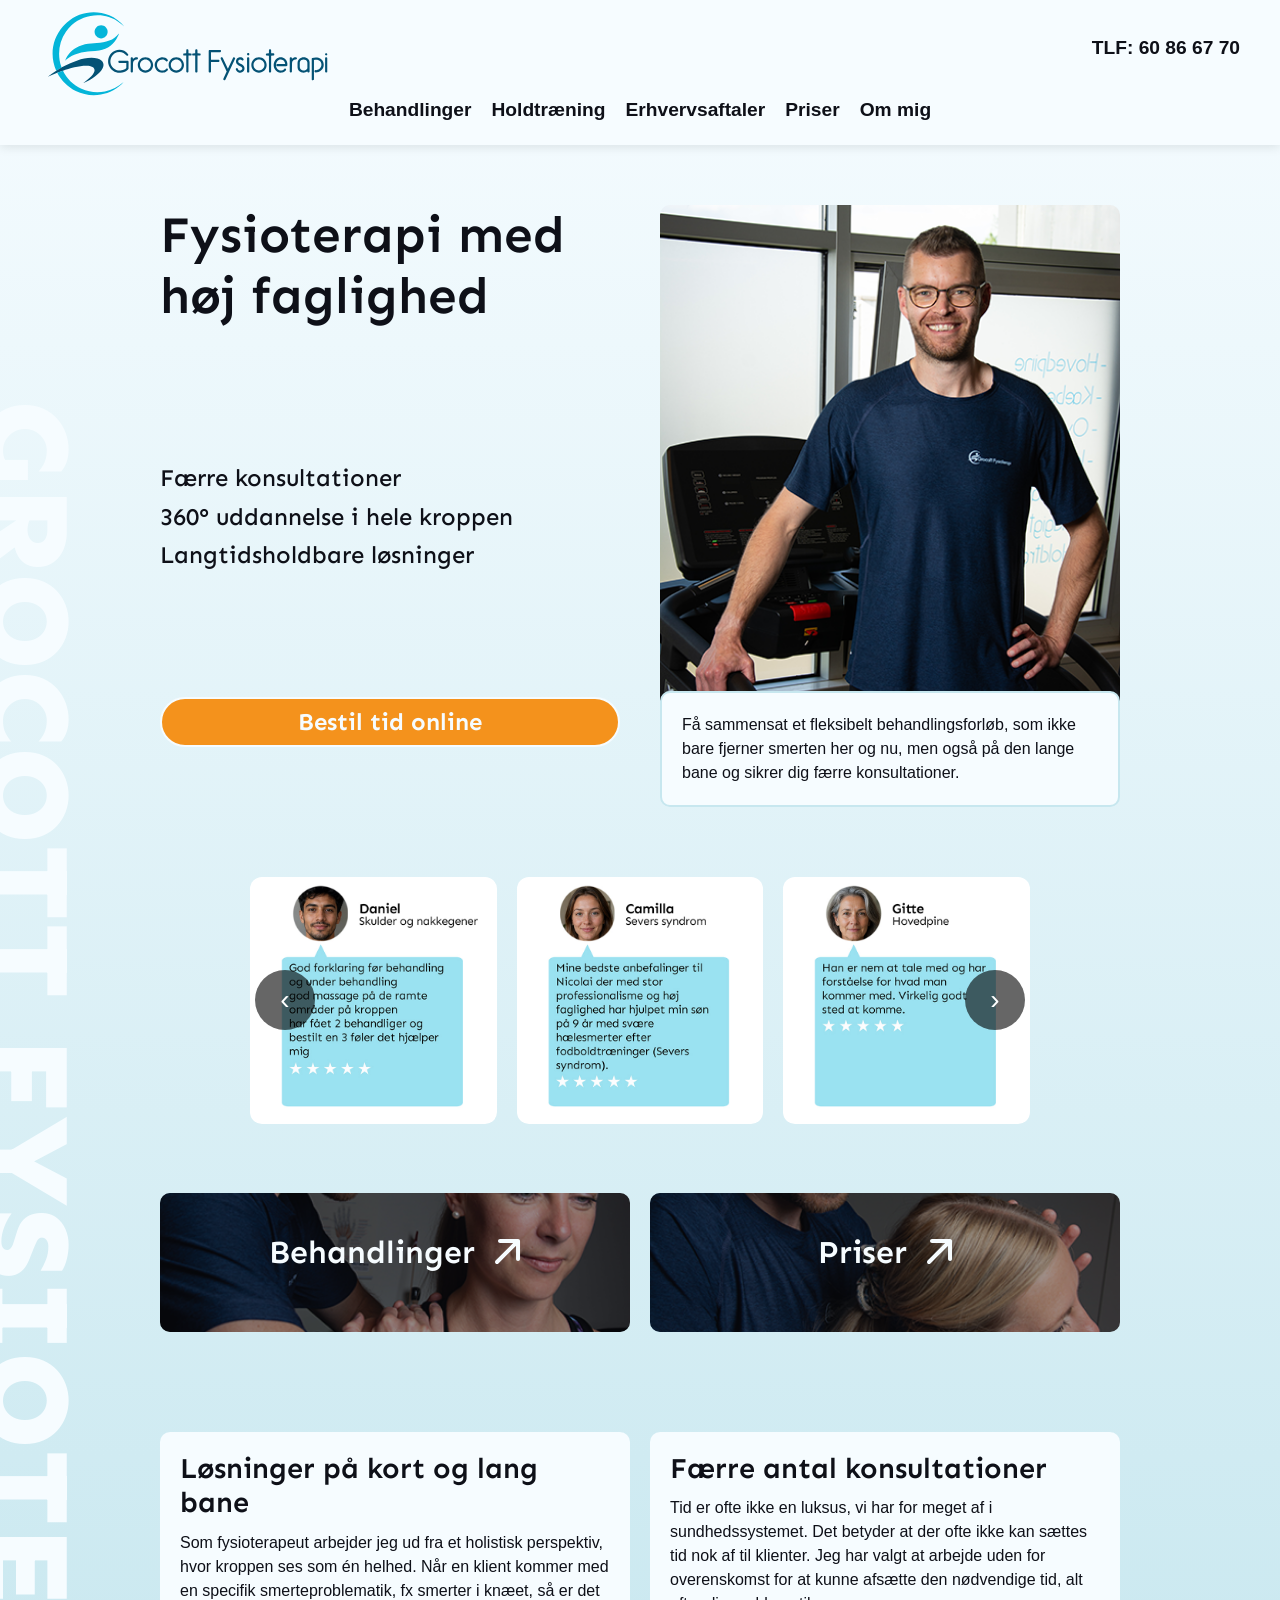
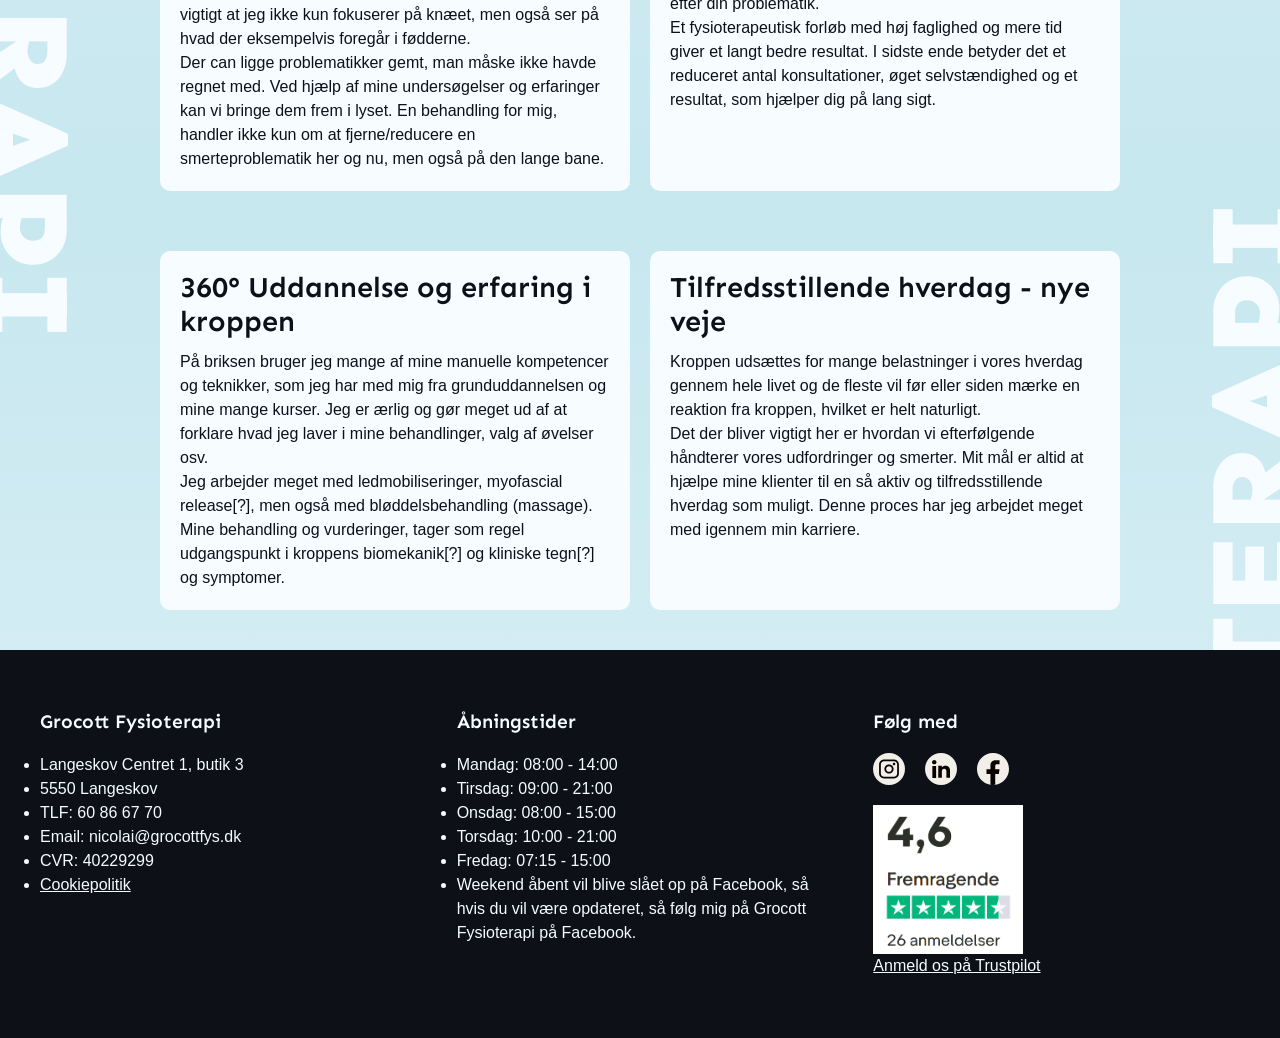
<file: index.html>
<!-- Kode er genereret med AI og omskrevet, rettet og tilføjet til efterfølgende for at følge vores mockups bedre -->

<!DOCTYPE html>
<html lang="da">
<head>
    <meta charset="UTF-8">
    <meta name="viewport" content="width=device-width, initial-scale=1.0">
    <meta name="robots" content="noindex">
    <title>Fysioterapi med høj faglighed</title>
    <link rel="stylesheet" href="style.css">
    <script src="js/script.js" defer></script>
    <script src="js/burgermenu.js" defer></script>
    <script src="js/reviews.js" defer></script>
    <link rel="preconnect" href="https://fonts.googleapis.com">
    <link rel="preconnect" href="https://fonts.gstatic.com" crossorigin>
    <link href="https://fonts.googleapis.com/css2?family=Sen:wght@400..800&display=swap" rel="stylesheet">
</head>
<body class="page">

    <!-- Header (Går helt ud til kanten) -->
    <header class="header">
        
        <div class="header__logo">
            <a href="index.html" aria-label="Gå til forsiden">
                <img src="assets/logo.svg" alt="Fysioterapi Logo" class="header__logo-img">
            </a>
        </div>

        <nav class="header__nav">
            <ul class="header__menu">
                <li class="header__menu-item"><a href="behandlinger.html" class="header__menu-link">Behandlinger</a></li>
                <li class="header__menu-item"><a href="under-arbejde.html" class="header__menu-link">Holdtræning</a></li>
                <li class="header__menu-item"><a href="under-arbejde.html" class="header__menu-link">Erhvervsaftaler</a></li>
                <li class="header__menu-item"><a href="under-arbejde.html" class="header__menu-link">Priser</a></li>
                <li class="header__menu-item"><a href="om-mig.html" class="header__menu-link">Om mig</a></li>
            </ul>
        </nav>

        <div class="header__contact">
            <a href="tel:+4560866770" class="header__phone">TLF: 60 86 67 70</a>
        </div>

        <button class="header__burger" aria-label="Åbn menu">
            <span class="header__burger-line"></span>
            <span class="header__burger-line"></span>
            <span class="header__burger-line"></span>
        </button>

    </header>

        <!-- Main indhold (Har 20px padding i siderne på mobil) -->
    <main class="main-content">
        
        <div class="hero-split">
            <!-- Hero Sektion -->
            <section class="hero">
                <h1 class="hero__title">Fysioterapi med høj faglighed</h1>
                <div class="hero__highlights">
                    <h2 class="hero__highlight-item">Færre konsultationer</h2>
                    <h2 class="hero__highlight-item">360° uddannelse i hele kroppen</h2>
                    <h2 class="hero__highlight-item">Langtidsholdbare løsninger</h2>
                </div>
                <a href="booking.html" class="btn btn--cta">Bestil tid online</a>
            </section>

            <!-- Profil Sektion med overlappende tekst -->
            <section class="profile">
                <img src="pictures/portraet1.webp" alt="Portræt af fysioterapeuten" class="profile__image">
                <div class="profile__text-box">
                    <p class="profile__text">Få sammensat et fleksibelt behandlingsforløb, som ikke bare fjerner smerten her og nu, men også på den lange bane og sikrer dig færre konsultationer.</p>
                </div>
            </section>
        </div>

        <!-- Anmeldelser -->
        <section class="reviews" id="reviews-carousel">
                <div class="carousel" id="carousel">

                <button class="carousel__button carousel__button--prev">‹</button>
                <button class="carousel__button carousel__button--next">›</button>

                <div class="carousel__viewport">
                <div class="carousel__track">

                        <div class="carousel__slide">
                            <img class="carousel__image" src="pictures/reviews1.jpg" alt="Profil billede">
                        </div>

                        <div class="carousel__slide">
                            <img class="carousel__image" src="pictures/reviews2.jpg" alt="Profil billede">
                        </div>

                        <div class="carousel__slide">
                            <img class="carousel__image" src="pictures/reviews3.jpg" alt="Profil billede">
                        </div>

                        <div class="carousel__slide">
                            <img class="carousel__image" src="pictures/reviews4.jpg" alt="Profil billede">
                        </div>

                        <div class="carousel__slide">
                            <img class="carousel__image" src="pictures/reviews5.jpg" alt="Profil billede">
                        </div>

                </div>
                </div>
                </div>
        </section>

        <!-- Store navigationsknapper med baggrundsbillede -->
        <section class="services-nav">
            <a href="behandlinger.html" class="services-nav__card services-nav__card--treatments">
                <!-- Billedet pakkes ind her -->
                <img src="pictures/skulder1.webp" alt="" class="services-nav__image" aria-hidden="true">
                <!-- Overlay for at gøre teksten læsbar -->
                <div class="services-nav__overlay"></div>
                <h2 class="services-nav__title">Behandlinger <img src="assets/arrow-up.svg" alt="gå til behandlinger"> </h2>
            </a>

            <a href="under-arbejde.html" class="services-nav__card services-nav__card--prices">
                <img src="pictures/nakke1.webp" alt="" class="services-nav__image" aria-hidden="true">
                <div class="services-nav__overlay"></div>
                <h2 class="services-nav__title">Priser <img src="assets/arrow-up.svg" alt="gå til priser"> </h2>
            </a>
        </section>

        <!-- Info bokse -->
        <section class="info">
            <div class="info__box">
                <h2 class="info__box-title">Løsninger på kort og lang bane</h2>
                <p class="info__box-text">
                    Som fysioterapeut arbejder jeg ud fra et holistisk perspektiv, hvor kroppen ses som én helhed. 
                    Når en klient kommer med en specifik smerteproblematik, fx smerter i knæet, så er det vigtigt at jeg ikke kun 
                    fokuserer på knæet, men også ser på hvad der eksempelvis foregår i fødderne. <br>Der can ligge problematikker gemt, 
                    man måske ikke havde regnet med. Ved hjælp af mine undersøgelser og erfaringer kan vi bringe dem frem i lyset. 
                    En behandling for mig, handler ikke kun om at fjerne/reducere en smerteproblematik her og nu, men også på den lange bane.

                </p>
            </div>
            <div class="info__box">
                <h2 class="info__box-title">Færre antal konsultationer</h2>
                <p class="info__box-text">
                    Tid er ofte ikke en luksus, vi har for meget af i sundhedssystemet. Det betyder at der ofte ikke kan sættes tid nok af til klienter. 
                    Jeg har valgt at arbejde uden for overenskomst for at kunne afsætte den nødvendige tid, alt efter din problematik. <br>  
                    Et fysioterapeutisk forløb med høj faglighed og mere tid giver et langt bedre resultat. 
                    I sidste ende betyder det et reduceret antal konsultationer, øget selvstændighed og et resultat, som hjælper dig på lang sigt.
                </p>
            </div>
            <div class="info__box">
                <h2 class="info__box-title">360° Uddannelse og erfaring i kroppen</h2>
                <p class="info__box-text">
                    På briksen bruger jeg mange af mine manuelle kompetencer og teknikker, som jeg har med mig fra grunduddannelsen og mine mange kurser. 
                    Jeg er ærlig og gør meget ud af at forklare hvad jeg laver i mine behandlinger, valg af øvelser osv. <br> 
                    Jeg arbejder meget med ledmobiliseringer, myofascial release[?], men også med bløddelsbehandling (massage). 
                    Mine behandling og vurderinger, tager som regel udgangspunkt i kroppens biomekanik[?] og kliniske tegn[?] og symptomer.
                </p>
            </div>
            <div class="info__box">
                <h2 class="info__box-title">Tilfredsstillende hverdag - nye veje</h2>
                <p class="info__box-text">
                    Kroppen udsættes for mange belastninger i vores hverdag gennem hele livet og de fleste vil før eller siden mærke en reaktion fra kroppen, hvilket er helt naturligt. <br>
                    Det der bliver vigtigt her er hvordan vi efterfølgende håndterer vores udfordringer og smerter. 
                    Mit mål er altid at hjælpe mine klienter til en så aktiv og tilfredsstillende hverdag som muligt.
                    Denne proces har jeg arbejdet meget med igennem min karriere.
                </p>
            </div>
        </section>

    </main>

    <!-- Footer (Går helt ud til kanten) -->
    <footer class="footer">
        <div class="footer__inner">   
            <!-- Kolonne 1: Kontaktinfo -->
            <div class="footer__col">
                <h3 class="footer__title">Grocott Fysioterapi</h3>
                <ul class="footer__text">
                    <li>Langeskov Centret 1, butik 3</li>
                    <li>5550 Langeskov</li>
                    <li>TLF: 60 86 67 70</li>
                    <li>Email: nicolai@grocottfys.dk</li>
                    <li>CVR: 40229299</li>
                    <li><a href="#" class="footer__link">Cookiepolitik</a></li>
                </ul>
            </div>

            <!-- Kolonne 2: Åbningstider -->
            <div class="footer__col">
                <h3 class="footer__title">Åbningstider</h3>
                <ul class="footer__text">
                    <li>Mandag: 08:00 - 14:00</li>
                    <li>Tirsdag: 09:00 - 21:00</li>
                    <li>Onsdag: 08:00 - 15:00</li>
                    <li>Torsdag: 10:00 - 21:00</li>
                    <li>Fredag: 07:15 - 15:00</li>
                    <li class="footer__note">Weekend åbent vil blive slået op på Facebook, så hvis du vil være opdateret, så følg mig på Grocott Fysioterapi på Facebook.</li>
                </ul>
            </div>

            <!-- Kolonne 3: Sociale Medier & Trustpilot -->
            <div class="footer__col">
                <h3 class="footer__title">Følg med</h3>
                <div class="footer__socials">
                    <a href="https://www.instagram.com/grocott_fys/"><img src="assets/instagram.svg" alt="Instagram logo" class="footer__logo"></a>
                    <a href="https://www.linkedin.com/in/nicolai-engstr%C3%B8m-grocott-728933164/"><img src="assets/linkedin.svg" alt="LinkedIn logo" class="footer__logo"></a>
                    <a href="https://www.facebook.com/grocottfysioterapi/?locale=da_DK"><img src="assets/facebook.svg" alt="Facebook logo" class="footer__logo"></a>
                </div>

                <!-- Trustpilot Mockup -->
                <div class="footer__trustpilot">
                    <a href="https://dk.trustpilot.com/review/www.grocottfys.dk" target="_blank" class="trustpilot-link">
                        <!-- Her kan du indsætte et billede af Trustpilot stjerner til prototypen -->
                        <img src="pictures/trustpilot.png" alt="Trustpilot 5 stjerner" class="trustpilot-img">
                        <span class="trustpilot-text">Anmeld os på Trustpilot</span>
                    </a>
                </div>
            </div>
         </div>
    </footer>

</body>
</html>
</file>
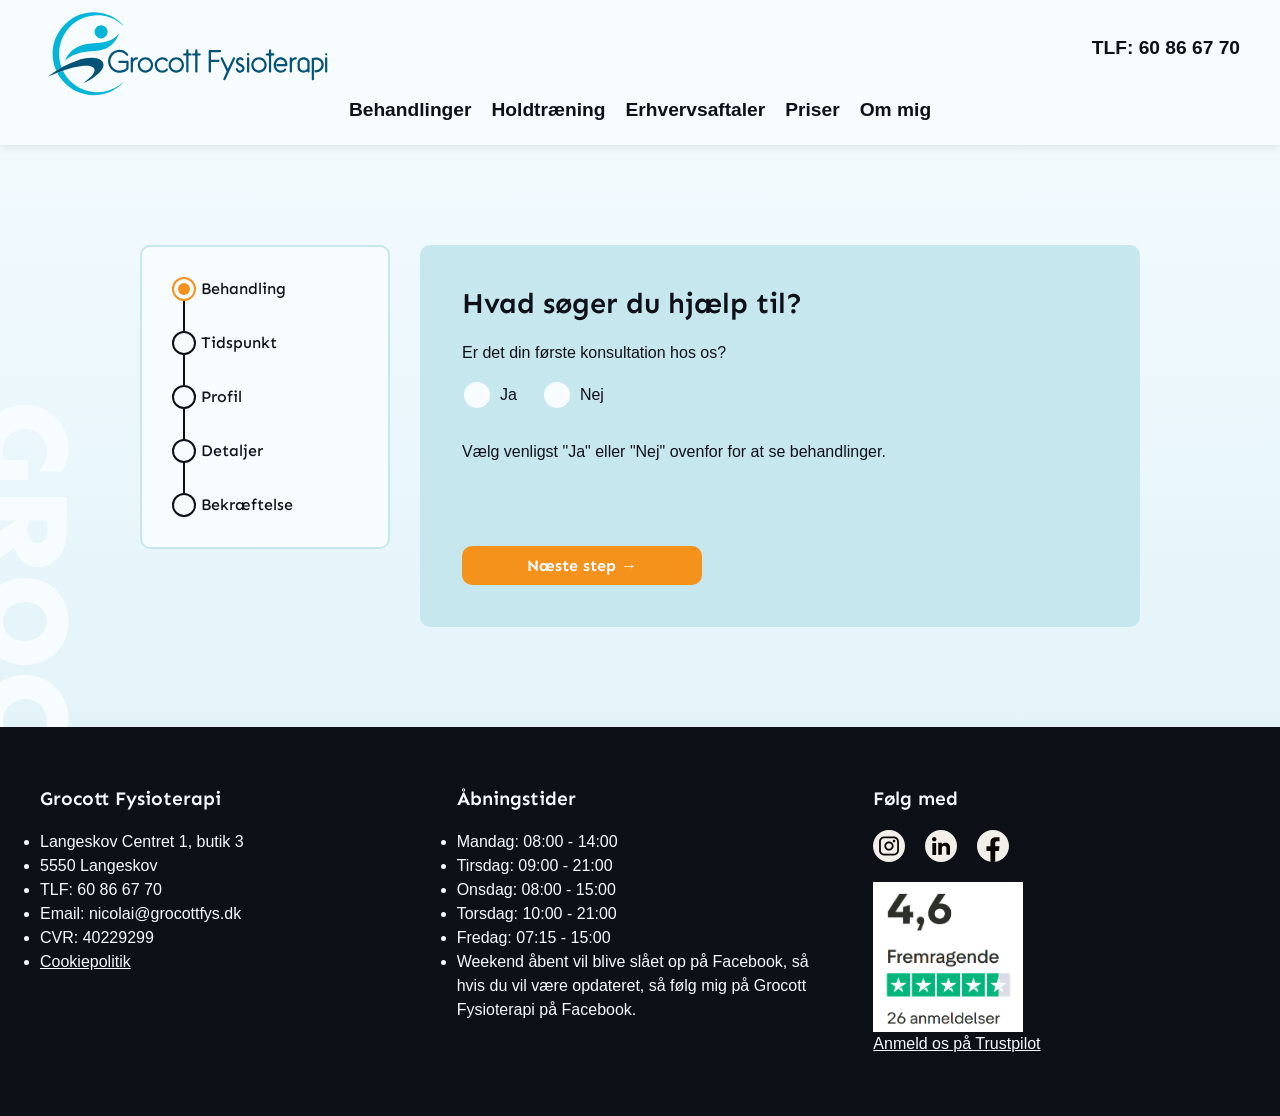
<file: booking.html>
<!-- Kode er genereret med AI og omskrevet, rettet og tilføjet til efterfølgende for at følge vores mockups bedre -->

<!DOCTYPE html>
<html lang="da">
<head>
    <meta charset="UTF-8">
    <meta name="viewport" content="width=device-width, initial-scale=1.0">
    <meta name="robots" content="noindex">
    <title>Fysioterapi med høj faglighed</title>
    <link rel="stylesheet" href="style.css">
    <script src="js/script.js" defer></script>
    <script src="js/burgermenu.js" defer></script>
    <script src="js/booking.js" defer></script>
    <link rel="preconnect" href="https://fonts.googleapis.com">
    <link rel="preconnect" href="https://fonts.gstatic.com" crossorigin>
    <link href="https://fonts.googleapis.com/css2?family=Sen:wght@400..800&display=swap" rel="stylesheet">
</head>
<body class="page">

        <!-- Header (Går helt ud til kanten) -->
    <header class="header">
        
        <div class="header__logo">
            <a href="index.html" aria-label="Gå til forsiden">
                <img src="assets/logo.svg" alt="Fysioterapi Logo" class="header__logo-img">
            </a>
        </div>

        <nav class="header__nav">
            <ul class="header__menu">
                <li class="header__menu-item"><a href="behandlinger.html" class="header__menu-link">Behandlinger</a></li>
                <li class="header__menu-item"><a href="under-arbejde.html" class="header__menu-link">Holdtræning</a></li>
                <li class="header__menu-item"><a href="under-arbejde.html" class="header__menu-link">Erhvervsaftaler</a></li>
                <li class="header__menu-item"><a href="under-arbejde.html" class="header__menu-link">Priser</a></li>
                <li class="header__menu-item"><a href="om-mig.html" class="header__menu-link">Om mig</a></li>
            </ul>
        </nav>

        <div class="header__contact">
            <a href="tel:+4560866770" class="header__phone">TLF: 60 86 67 70</a>
        </div>

        <button class="header__burger" aria-label="Åbn menu">
            <span class="header__burger-line"></span>
            <span class="header__burger-line"></span>
            <span class="header__burger-line"></span>
        </button>

    </header>

    <div class="booking-layout container main-content">
    
        <aside class="booking-progress">
            <ul class="booking-progress__list">
                <li class="booking-progress__step booking-progress__step--active" data-progress="1">
                    <span class="booking-progress__circle">1</span>
                    <span class="booking-progress__text">Behandling</span>
                </li>
                <li class="booking-progress__step" data-progress="2">
                    <span class="booking-progress__circle">2</span>
                    <span class="booking-progress__text">Tidspunkt</span>
                </li>
                <li class="booking-progress__step" data-progress="3">
                    <span class="booking-progress__circle">3</span>
                    <span class="booking-progress__text">Profil</span>
                </li>
                <li class="booking-progress__step" data-progress="4">
                    <span class="booking-progress__circle">4</span>
                    <span class="booking-progress__text">Detaljer</span>
                </li>
                <li class="booking-progress__step" data-progress="5">
                    <span class="booking-progress__circle">5</span>
                    <span class="booking-progress__text">Bekræftelse</span>
                </li>
            </ul>
        </aside>

        <main class="booking-content main-content">
            
            <div class="booking-step booking-step--active" data-step="1">
                <h2>Hvad søger du hjælp til?</h2>
                
                <div class="booking-question">
                    <p>Er det din første konsultation hos os?</p>
                    
                    <div class="booking-question__radios">
                        
                        <label class="booking-radio">
                            <input type="radio" name="first_visit" value="yes" class="booking-radio__input">
                            <span class="booking-radio__text">Ja</span>
                        </label>

                        <label class="booking-radio">
                            <input type="radio" name="first_visit" value="no" class="booking-radio__input">
                            <span class="booking-radio__text">Nej</span>
                        </label>
                        
                    </div>
                </div>

                <div class="booking-treatments" id="treatment-list">
                    <p>Vælg venligst "Ja" eller "Nej" ovenfor for at se behandlinger.</p>
                </div>
            </div>

            <div class="booking-step" data-step="2">
                <h2>Vælg tidspunkt</h2>
                <div class="booking-calendar-placeholder">
                    <input type="date" class="booking-input" id="booking-date">
                </div>
                <div class="booking-times">
                    <button class="booking-time-btn">09:00</button>
                    <button class="booking-time-btn">10:30</button>
                    <button class="booking-time-btn">13:00</button>
                    <button class="booking-time-btn">14:15</button>
                </div>
            </div>

            <div class="booking-step" data-step="3">
                <h2>Hvem skal behandles?</h2>
                
                <div class="booking-accordion">
                    <button class="booking-accordion__header">Log ind</button>
                    <div class="booking-accordion__content">
                        <input type="email" placeholder="Email" class="booking-input">
                        <input type="password" placeholder="Adgangskode" class="booking-input">
                        <button class="btn btn--cta booking-auth-btn" data-auth="login">Log ind og fortsæt</button>
                    </div>
                </div>

                <div class="booking-accordion">
                    <button class="booking-accordion__header">Opret profil</button>
                    <div class="booking-accordion__content">
                        <input type="text" placeholder="Fulde navn" class="booking-input">
                        <input type="email" placeholder="Email" class="booking-input">
                        <input type="password" placeholder="Vælg adgangskode" class="booking-input">
                        <button class="btn btn--cta booking-auth-btn" data-auth="create">Opret og fortsæt</button>
                    </div>
                </div>

                <div class="booking-guest">
                    <button class="btn booking-auth-btn" data-auth="guest">Fortsæt uden at logge ind</button>
                </div>
            </div>

            <div class="booking-step" data-step="4">
                <h2>Dine oplysninger</h2>
                <input type="text" placeholder="Fulde navn" class="booking-input">
                <input type="email" placeholder="Email" class="booking-input">
                <input type="tel" placeholder="Telefonnummer" class="booking-input">
            </div>

            <div class="booking-step" data-step="5">
                <h2>Tak for din booking!</h2>
                <p>
                Vi glæder os til at se dig hos Grocott Fysioterapi. <br> <br>
                Du vil modtage en bekræftelse på din booking via email og SMS inden for få minutter.
                </p>
                <div class="booking-finish">
                    <a href="index.html" class="btn btn--cta btn--treatment">Tilbage til forsiden</a>
                </div>
            </div>

            <div class="booking-nav">
                <button class="btn booking-nav__btn booking-nav__btn--prev" id="btn-prev">← Tilbage</button>
                <button class="btn btn--cta booking-nav__btn booking-nav__btn--next" id="btn-next">Næste step →</button>
            </div>

        </main>
    </div>
        <!-- Footer (Går helt ud til kanten) -->
    <!-- Footer (Går helt ud til kanten) -->
    <footer class="footer">
        <div class="footer__inner">   
            <!-- Kolonne 1: Kontaktinfo -->
            <div class="footer__col">
                <h3 class="footer__title">Grocott Fysioterapi</h3>
                <ul class="footer__text">
                    <li>Langeskov Centret 1, butik 3</li>
                    <li>5550 Langeskov</li>
                    <li>TLF: 60 86 67 70</li>
                    <li>Email: nicolai@grocottfys.dk</li>
                    <li>CVR: 40229299</li>
                    <li><a href="#" class="footer__link">Cookiepolitik</a></li>
                </ul>
            </div>

            <!-- Kolonne 2: Åbningstider -->
            <div class="footer__col">
                <h3 class="footer__title">Åbningstider</h3>
                <ul class="footer__text">
                    <li>Mandag: 08:00 - 14:00</li>
                    <li>Tirsdag: 09:00 - 21:00</li>
                    <li>Onsdag: 08:00 - 15:00</li>
                    <li>Torsdag: 10:00 - 21:00</li>
                    <li>Fredag: 07:15 - 15:00</li>
                    <li class="footer__note">Weekend åbent vil blive slået op på Facebook, så hvis du vil være opdateret, så følg mig på Grocott Fysioterapi på Facebook.</li>
                </ul>
            </div>

            <!-- Kolonne 3: Sociale Medier & Trustpilot -->
            <div class="footer__col">
                <h3 class="footer__title">Følg med</h3>
                <div class="footer__socials">
                    <a href="https://www.instagram.com/grocott_fys/"><img src="assets/instagram.svg" alt="Instagram logo" class="footer__logo"></a>
                    <a href="https://www.linkedin.com/in/nicolai-engstr%C3%B8m-grocott-728933164/"><img src="assets/linkedin.svg" alt="LinkedIn logo" class="footer__logo"></a>
                    <a href="https://www.facebook.com/grocottfysioterapi/?locale=da_DK"><img src="assets/facebook.svg" alt="Facebook logo" class="footer__logo"></a>
                </div>

                <!-- Trustpilot Mockup -->
                <div class="footer__trustpilot">
                    <a href="https://dk.trustpilot.com/review/www.grocottfys.dk" target="_blank" class="trustpilot-link">
                        <!-- Her kan du indsætte et billede af Trustpilot stjerner til prototypen -->
                        <img src="pictures/trustpilot.png" alt="Trustpilot 5 stjerner" class="trustpilot-img">
                        <span class="trustpilot-text">Anmeld os på Trustpilot</span>
                    </a>
                </div>
            </div>
         </div>
    </footer>
</body>
</html>
</file>
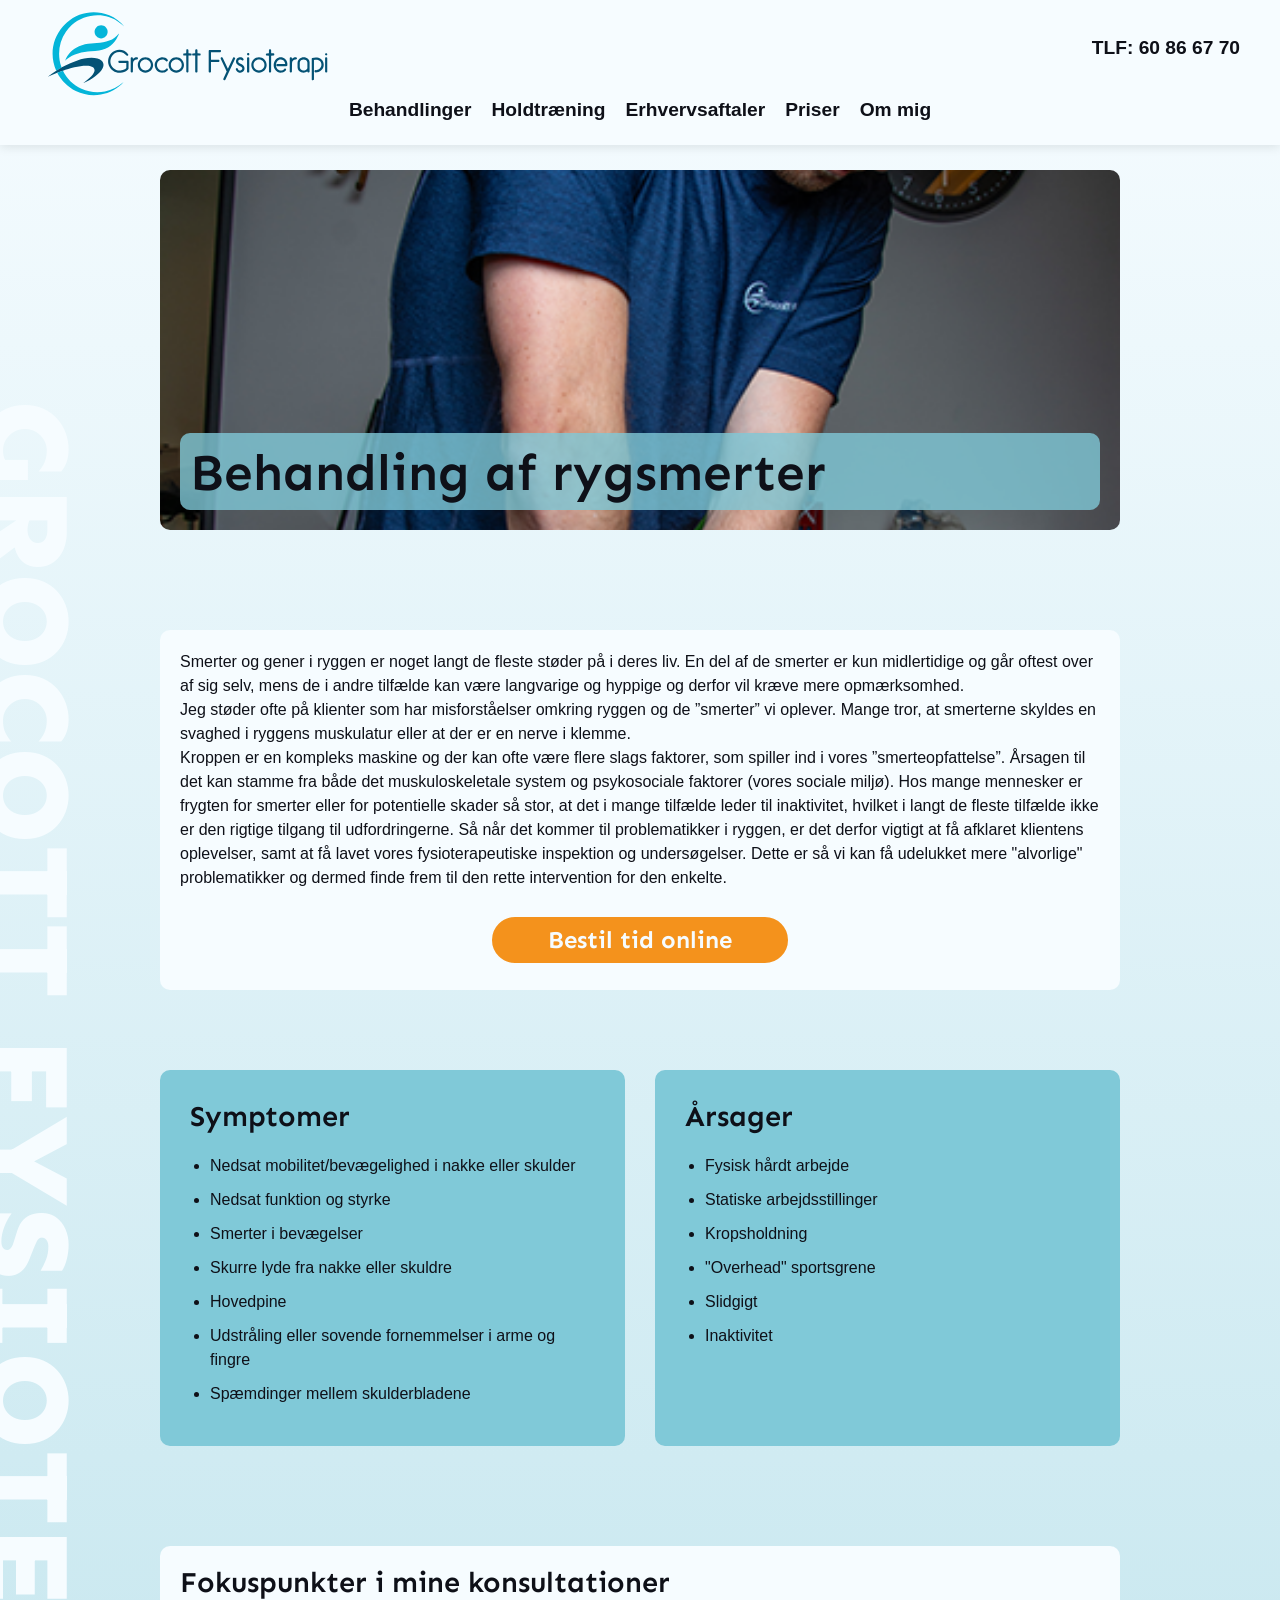
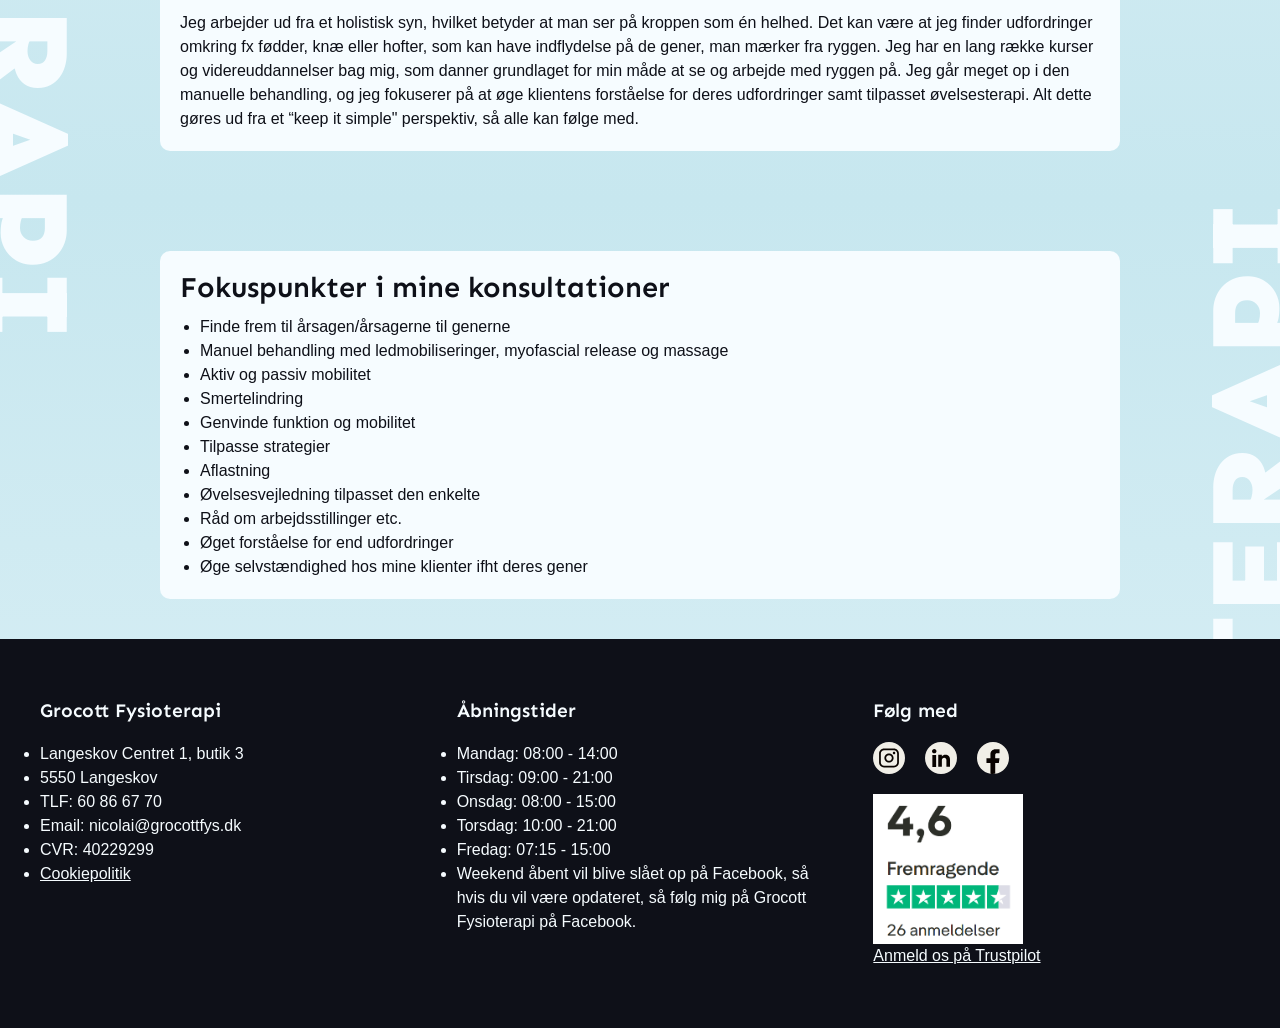
<file: rygsmerter.html>
<!-- Kode er genereret med AI og omskrevet, rettet og tilføjet til efterfølgende for at følge vores mockups bedre -->

<!DOCTYPE html>
<html lang="da">
<head>
    <meta charset="UTF-8">
    <meta name="viewport" content="width=device-width, initial-scale=1.0">
    <meta name="robots" content="noindex">
    <title>Fysioterapi med høj faglighed</title>
    <link rel="stylesheet" href="style.css">
    <script src="js/script.js" defer></script>
    <script src="js/burgermenu.js" defer></script>
    <link rel="preconnect" href="https://fonts.googleapis.com">
    <link rel="preconnect" href="https://fonts.gstatic.com" crossorigin>
    <link href="https://fonts.googleapis.com/css2?family=Sen:wght@400..800&display=swap" rel="stylesheet">
</head>
<body class="page">

    <!-- Header (Går helt ud til kanten) -->
    <header class="header">
        
        <div class="header__logo">
            <a href="index.html" aria-label="Gå til forsiden">
                <img src="assets/logo.svg" alt="Fysioterapi Logo" class="header__logo-img">
            </a>
        </div>

        <nav class="header__nav">
            <ul class="header__menu">
                <li class="header__menu-item"><a href="behandlinger.html" class="header__menu-link">Behandlinger</a></li>
                <li class="header__menu-item"><a href="under-arbejde.html" class="header__menu-link">Holdtræning</a></li>
                <li class="header__menu-item"><a href="under-arbejde.html" class="header__menu-link">Erhvervsaftaler</a></li>
                <li class="header__menu-item"><a href="under-arbejde.html" class="header__menu-link">Priser</a></li>
                <li class="header__menu-item"><a href="om-mig.html" class="header__menu-link">Om mig</a></li>
            </ul>
        </nav>

        <div class="header__contact">
            <a href="tel:+4560866770" class="header__phone">TLF: 60 86 67 70</a>
        </div>

        <button class="header__burger" aria-label="Åbn menu">
            <span class="header__burger-line"></span>
            <span class="header__burger-line"></span>
            <span class="header__burger-line"></span>
        </button>

    </header>

        <!-- Main indhold (Har 20px padding i siderne på mobil) -->
    <main class="main-content">
            <!-- Hero Sektion -->
        <section class="hero--treatment">
            <img src="pictures/ryg1.webp" alt="Portræt af fysioterapeuten" class="hero--treatment__image">
            
            <div class="hero--treatment__title-box">
                <h1 class="hero--treatment__title">Behandling af rygsmerter</h1>
            </div>
        </section>

        <section class="info">
            <div class="info__box info__box--wide">
                <p class="info__box-text">
                    Smerter og gener i ryggen er noget langt de fleste støder på i deres liv. 
                    En del af de smerter er kun midlertidige og går oftest over af sig selv, 
                    mens de i andre tilfælde kan være langvarige og hyppige og derfor vil kræve mere opmærksomhed. <br>
                    Jeg støder ofte på klienter som har misforståelser omkring ryggen og de ”smerter” vi oplever. 
                    Mange tror, at smerterne skyldes en svaghed i ryggens muskulatur eller at der er en nerve i klemme. <br>
                    Kroppen er en kompleks maskine og der kan ofte være flere slags faktorer, som spiller ind i vores ”smerteopfattelse”. 
                    Årsagen til det kan stamme fra både det muskuloskeletale system og psykosociale faktorer (vores sociale miljø). 
                    Hos mange mennesker er frygten for smerter eller for potentielle skader så stor, at det i mange tilfælde leder til inaktivitet, 
                    hvilket i langt de fleste tilfælde ikke er den rigtige tilgang til udfordringerne. Så når det kommer til problematikker i ryggen, 
                    er det derfor vigtigt at få afklaret klientens oplevelser, samt at få lavet vores fysioterapeutiske inspektion og undersøgelser. 
                    Dette er så vi kan få udelukket mere "alvorlige" problematikker og dermed finde frem til den rette intervention for den enkelte. 
                </p>
                <a href="booking.html" class="btn btn--cta info__box-cta">Bestil tid online</a>
            </div>
        </section>

        <section class="conditions">
    
            <div class="conditions__toggle-switch">
                <button class="conditions__toggle-btn conditions__toggle-btn--active">Symptomer</button>
                <button class="conditions__toggle-btn">Årsager</button>
            </div>

            <div class="conditions__grid">
                
                <div class="conditions__box conditions__box--active conditions__box--dark">
                    <h2 class="conditions__box-title">Symptomer</h2>
                    <ul class="conditions__list">
                        <li class="conditions__list-item">Nedsat mobilitet/bevægelighed i nakke eller skulder</li>
                        <li class="conditions__list-item">Nedsat funktion og styrke</li>
                        <li class="conditions__list-item">Smerter i bevægelser</li>
                        <li class="conditions__list-item">Skurre lyde fra nakke eller skuldre</li>
                        <li class="conditions__list-item">Hovedpine</li>
                        <li class="conditions__list-item">Udstråling eller sovende fornemmelser i arme og fingre</li>
                        <li class="conditions__list-item">Spæmdinger mellem skulderbladene</li>
                    </ul>
                </div>

                <div class="conditions__box conditions__box--dark">
                    <h2 class="conditions__box-title">Årsager</h2>
                    <ul class="conditions__list">
                        <li class="conditions__list-item">Fysisk hårdt arbejde</li>
                        <li class="conditions__list-item">Statiske arbejdsstillinger</li>
                        <li class="conditions__list-item">Kropsholdning</li>
                        <li class="conditions__list-item">"Overhead" sportsgrene</li>
                        <li class="conditions__list-item">Slidgigt</li>
                        <li class="conditions__list-item">Inaktivitet</li>
                    </ul>
                </div>
                
            </div>
        </section>

        <section class="info">
            <div class="info__box info__box--wide">
                <h2 class="info__box-title">Fokuspunkter i mine konsultationer</h2>
                <p class="info__box-text">
                    Jeg arbejder ud fra et holistisk syn, hvilket betyder at man ser på kroppen som én helhed. 
                    Det kan være at jeg finder udfordringer omkring fx fødder, knæ eller hofter, 
                    som kan have indflydelse på de gener, man mærker fra ryggen. Jeg har en lang række kurser og videreuddannelser bag mig, 
                    som danner grundlaget for min måde at se og arbejde med ryggen på. Jeg går meget op i den manuelle behandling, 
                    og jeg fokuserer på at øge klientens forståelse for deres udfordringer samt tilpasset øvelsesterapi. 
                    Alt dette gøres ud fra et “keep it simple" perspektiv, så alle kan følge med. 
                </p>
            </div>
        </section>

        <section class="info">
            <div class="info__box info__box--wide">
                <h2 class="info__box-title">Fokuspunkter i mine konsultationer</h2>
                <ul class="info__box-list">
                    <li>Finde frem til årsagen/årsagerne til generne</li>
                    <li>Manuel behandling med ledmobiliseringer, myofascial release og massage</li>
                    <li>Aktiv og passiv mobilitet</li>
                    <li>Smertelindring</li>
                    <li>Genvinde funktion og mobilitet</li>
                    <li>Tilpasse strategier</li>
                    <li>Aflastning</li>
                    <li>Øvelsesvejledning tilpasset den enkelte</li>
                    <li>Råd om arbejdsstillinger etc.</li>
                    <li>Øget forståelse for end udfordringer</li>
                    <li>Øge selvstændighed hos mine klienter ifht deres gener</li>
                </ul>
            </div>
        </section>
    </main>

    <!-- Footer (Går helt ud til kanten) -->
    <footer class="footer">
        <div class="footer__inner">   
            <!-- Kolonne 1: Kontaktinfo -->
            <div class="footer__col">
                <h3 class="footer__title">Grocott Fysioterapi</h3>
                <ul class="footer__text">
                    <li>Langeskov Centret 1, butik 3</li>
                    <li>5550 Langeskov</li>
                    <li>TLF: 60 86 67 70</li>
                    <li>Email: nicolai@grocottfys.dk</li>
                    <li>CVR: 40229299</li>
                    <li><a href="#" class="footer__link">Cookiepolitik</a></li>
                </ul>
            </div>

            <!-- Kolonne 2: Åbningstider -->
            <div class="footer__col">
                <h3 class="footer__title">Åbningstider</h3>
                <ul class="footer__text">
                    <li>Mandag: 08:00 - 14:00</li>
                    <li>Tirsdag: 09:00 - 21:00</li>
                    <li>Onsdag: 08:00 - 15:00</li>
                    <li>Torsdag: 10:00 - 21:00</li>
                    <li>Fredag: 07:15 - 15:00</li>
                    <li class="footer__note">Weekend åbent vil blive slået op på Facebook, så hvis du vil være opdateret, så følg mig på Grocott Fysioterapi på Facebook.</li>
                </ul>
            </div>

            <!-- Kolonne 3: Sociale Medier & Trustpilot -->
            <div class="footer__col">
                <h3 class="footer__title">Følg med</h3>
                <div class="footer__socials">
                    <a href="https://www.instagram.com/grocott_fys/"><img src="assets/instagram.svg" alt="Instagram logo" class="footer__logo"></a>
                    <a href="https://www.linkedin.com/in/nicolai-engstr%C3%B8m-grocott-728933164/"><img src="assets/linkedin.svg" alt="LinkedIn logo" class="footer__logo"></a>
                    <a href="https://www.facebook.com/grocottfysioterapi/?locale=da_DK"><img src="assets/facebook.svg" alt="Facebook logo" class="footer__logo"></a>
                </div>

                <!-- Trustpilot Mockup -->
                <div class="footer__trustpilot">
                    <a href="https://dk.trustpilot.com/review/www.grocottfys.dk" target="_blank" class="trustpilot-link">
                        <!-- Her kan du indsætte et billede af Trustpilot stjerner til prototypen -->
                        <img src="pictures/trustpilot.png" alt="Trustpilot 5 stjerner" class="trustpilot-img">
                        <span class="trustpilot-text">Anmeld os på Trustpilot</span>
                    </a>
                </div>
            </div>
         </div>
    </footer>

</body>
</html>
</file>
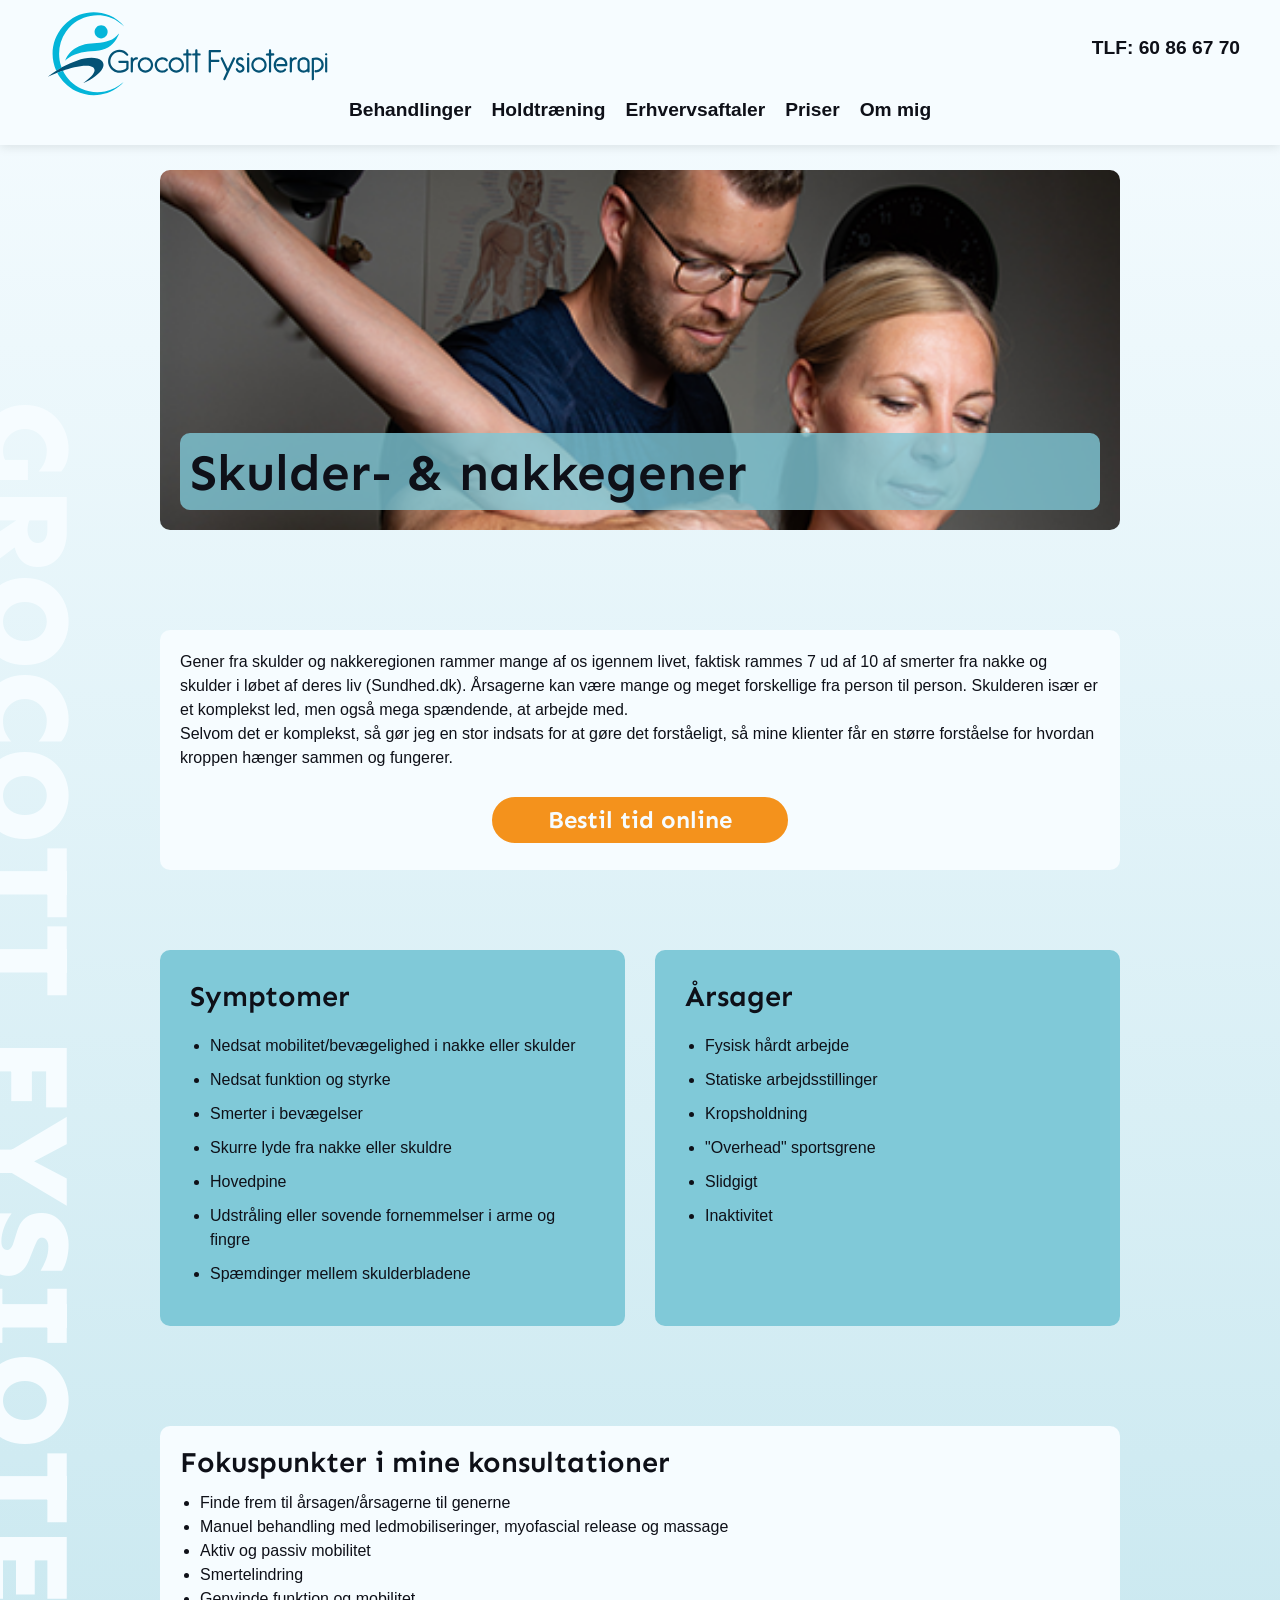
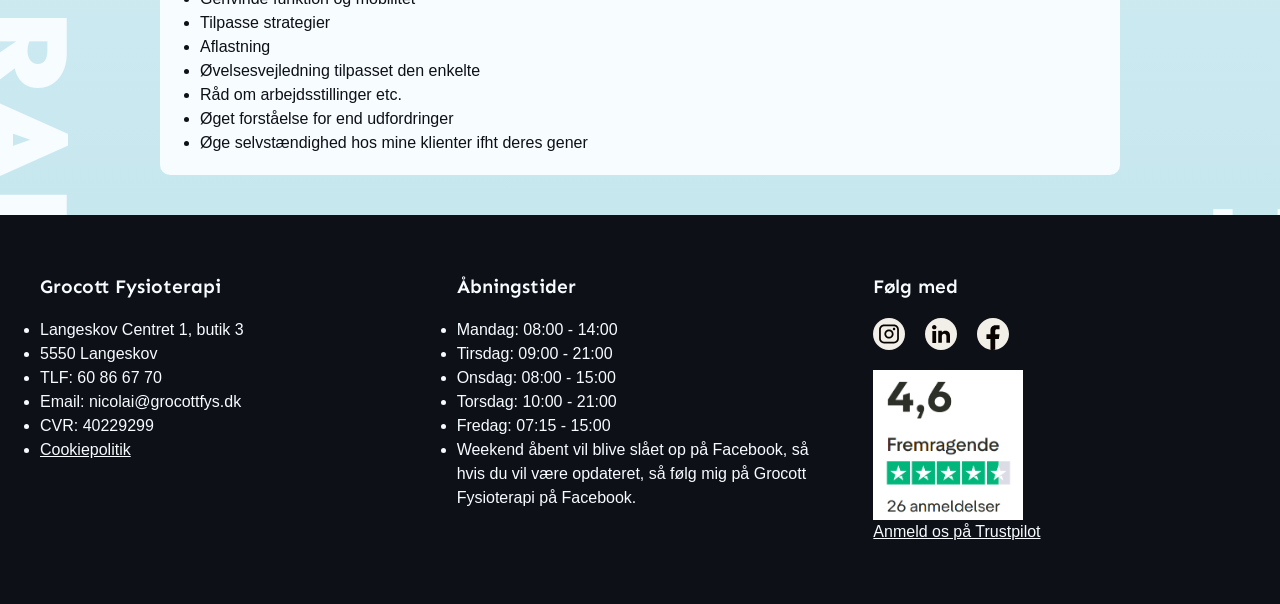
<file: skulder-nakkegener.html>
<!-- Kode er genereret med AI og omskrevet, rettet og tilføjet til efterfølgende for at følge vores mockups bedre -->

<!DOCTYPE html>
<html lang="da">
<head>
    <meta charset="UTF-8">
    <meta name="viewport" content="width=device-width, initial-scale=1.0">
    <meta name="robots" content="noindex">
    <title>Fysioterapi med høj faglighed</title>
    <link rel="stylesheet" href="style.css">
    <script src="js/script.js" defer></script>
    <script src="js/burgermenu.js" defer></script>
    <link rel="preconnect" href="https://fonts.googleapis.com">
    <link rel="preconnect" href="https://fonts.gstatic.com" crossorigin>
    <link href="https://fonts.googleapis.com/css2?family=Sen:wght@400..800&display=swap" rel="stylesheet">
</head>
<body class="page">

    <!-- Header (Går helt ud til kanten) -->
    <header class="header">
        
        <div class="header__logo">
            <a href="index.html" aria-label="Gå til forsiden">
                <img src="assets/logo.svg" alt="Fysioterapi Logo" class="header__logo-img">
            </a>
        </div>

        <nav class="header__nav">
            <ul class="header__menu">
                <li class="header__menu-item"><a href="behandlinger.html" class="header__menu-link">Behandlinger</a></li>
                <li class="header__menu-item"><a href="under-arbejde.html" class="header__menu-link">Holdtræning</a></li>
                <li class="header__menu-item"><a href="under-arbejde.html" class="header__menu-link">Erhvervsaftaler</a></li>
                <li class="header__menu-item"><a href="under-arbejde.html" class="header__menu-link">Priser</a></li>
                <li class="header__menu-item"><a href="om-mig.html" class="header__menu-link">Om mig</a></li>
            </ul>
        </nav>

        <div class="header__contact">
            <a href="tel:+4560866770" class="header__phone">TLF: 60 86 67 70</a>
        </div>

        <button class="header__burger" aria-label="Åbn menu">
            <span class="header__burger-line"></span>
            <span class="header__burger-line"></span>
            <span class="header__burger-line"></span>
        </button>

    </header>

        <!-- Main indhold (Har 20px padding i siderne på mobil) -->
    <main class="main-content">
            <!-- Hero Sektion -->
        <section class="hero--treatment">
            <img src="pictures/skulder3.webp" alt="Portræt af fysioterapeuten" class="hero--treatment__image">
            
            <div class="hero--treatment__title-box">
                <h1 class="hero--treatment__title">Skulder- & nakkegener</h1>
            </div>
        </section>

        <section class="info">
            <div class="info__box info__box--wide">
                <p class="info__box-text">
                    Gener fra skulder og nakkeregionen rammer mange af os igennem livet, 
                    faktisk rammes 7 ud af 10 af smerter fra nakke og skulder i løbet af 
                    deres liv (Sundhed.dk). Årsagerne kan være mange og meget forskellige 
                    fra person til person. Skulderen især er et komplekst led, men også mega spændende, at arbejde med. <br>
                    Selvom det er komplekst, så gør jeg en stor indsats for at gøre det forståeligt, 
                    så mine klienter får en  større forståelse for hvordan kroppen hænger sammen og fungerer.
                </p>
                <a href="booking.html" class="btn btn--cta info__box-cta">Bestil tid online</a>
            </div>
        </section>

        <section class="conditions">
    
            <div class="conditions__toggle-switch">
                <button class="conditions__toggle-btn conditions__toggle-btn--active">Symptomer</button>
                <button class="conditions__toggle-btn">Årsager</button>
            </div>

            <div class="conditions__grid">
                
                <div class="conditions__box conditions__box--active conditions__box--dark">
                    <h2 class="conditions__box-title">Symptomer</h2>
                    <ul class="conditions__list">
                        <li class="conditions__list-item">Nedsat mobilitet/bevægelighed i nakke eller skulder</li>
                        <li class="conditions__list-item">Nedsat funktion og styrke</li>
                        <li class="conditions__list-item">Smerter i bevægelser</li>
                        <li class="conditions__list-item">Skurre lyde fra nakke eller skuldre</li>
                        <li class="conditions__list-item">Hovedpine</li>
                        <li class="conditions__list-item">Udstråling eller sovende fornemmelser i arme og fingre</li>
                        <li class="conditions__list-item">Spæmdinger mellem skulderbladene</li>
                    </ul>
                </div>

                <div class="conditions__box conditions__box--dark">
                    <h2 class="conditions__box-title">Årsager</h2>
                    <ul class="conditions__list">
                        <li class="conditions__list-item">Fysisk hårdt arbejde</li>
                        <li class="conditions__list-item">Statiske arbejdsstillinger</li>
                        <li class="conditions__list-item">Kropsholdning</li>
                        <li class="conditions__list-item">"Overhead" sportsgrene</li>
                        <li class="conditions__list-item">Slidgigt</li>
                        <li class="conditions__list-item">Inaktivitet</li>
                    </ul>
                </div>
                
            </div>
        </section>

        <section class="info">
            <div class="info__box info__box--wide">
                <h2 class="info__box-title">Fokuspunkter i mine konsultationer</h2>
                <ul class="info__box-list">
                    <li>Finde frem til årsagen/årsagerne til generne</li>
                    <li>Manuel behandling med ledmobiliseringer, myofascial release og massage</li>
                    <li>Aktiv og passiv mobilitet</li>
                    <li>Smertelindring</li>
                    <li>Genvinde funktion og mobilitet</li>
                    <li>Tilpasse strategier</li>
                    <li>Aflastning</li>
                    <li>Øvelsesvejledning tilpasset den enkelte</li>
                    <li>Råd om arbejdsstillinger etc.</li>
                    <li>Øget forståelse for end udfordringer</li>
                    <li>Øge selvstændighed hos mine klienter ifht deres gener</li>
                </ul>
            </div>
        </section>
    </main>

    <!-- Footer (Går helt ud til kanten) -->
    <footer class="footer">
        <div class="footer__inner">   
            <!-- Kolonne 1: Kontaktinfo -->
            <div class="footer__col">
                <h3 class="footer__title">Grocott Fysioterapi</h3>
                <ul class="footer__text">
                    <li>Langeskov Centret 1, butik 3</li>
                    <li>5550 Langeskov</li>
                    <li>TLF: 60 86 67 70</li>
                    <li>Email: nicolai@grocottfys.dk</li>
                    <li>CVR: 40229299</li>
                    <li><a href="#" class="footer__link">Cookiepolitik</a></li>
                </ul>
            </div>

            <!-- Kolonne 2: Åbningstider -->
            <div class="footer__col">
                <h3 class="footer__title">Åbningstider</h3>
                <ul class="footer__text">
                    <li>Mandag: 08:00 - 14:00</li>
                    <li>Tirsdag: 09:00 - 21:00</li>
                    <li>Onsdag: 08:00 - 15:00</li>
                    <li>Torsdag: 10:00 - 21:00</li>
                    <li>Fredag: 07:15 - 15:00</li>
                    <li class="footer__note">Weekend åbent vil blive slået op på Facebook, så hvis du vil være opdateret, så følg mig på Grocott Fysioterapi på Facebook.</li>
                </ul>
            </div>

            <!-- Kolonne 3: Sociale Medier & Trustpilot -->
            <div class="footer__col">
                <h3 class="footer__title">Følg med</h3>
                <div class="footer__socials">
                    <a href="https://www.instagram.com/grocott_fys/"><img src="assets/instagram.svg" alt="Instagram logo" class="footer__logo"></a>
                    <a href="https://www.linkedin.com/in/nicolai-engstr%C3%B8m-grocott-728933164/"><img src="assets/linkedin.svg" alt="LinkedIn logo" class="footer__logo"></a>
                    <a href="https://www.facebook.com/grocottfysioterapi/?locale=da_DK"><img src="assets/facebook.svg" alt="Facebook logo" class="footer__logo"></a>
                </div>

                <!-- Trustpilot Mockup -->
                <div class="footer__trustpilot">
                    <a href="https://dk.trustpilot.com/review/www.grocottfys.dk" target="_blank" class="trustpilot-link">
                        <!-- Her kan du indsætte et billede af Trustpilot stjerner til prototypen -->
                        <img src="pictures/trustpilot.png" alt="Trustpilot 5 stjerner" class="trustpilot-img">
                        <span class="trustpilot-text">Anmeld os på Trustpilot</span>
                    </a>
                </div>
            </div>
         </div>
    </footer>

</body>
</html>
</file>
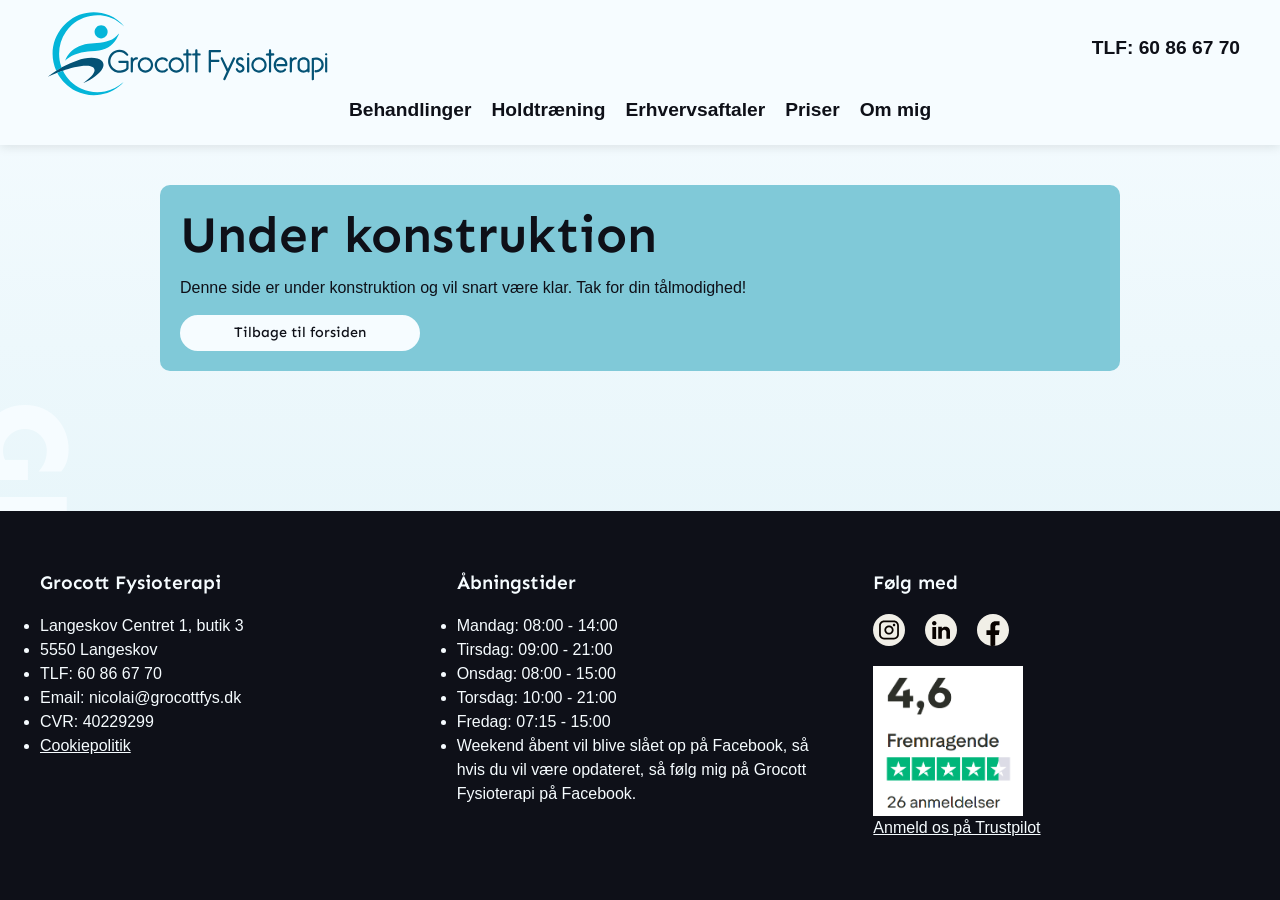
<file: under-arbejde.html>
<!-- Kode er genereret med AI og omskrevet, rettet og tilføjet til efterfølgende for at følge vores mockups bedre -->

<!DOCTYPE html>
<html lang="da">
<head>
    <meta charset="UTF-8">
    <meta name="viewport" content="width=device-width, initial-scale=1.0">
    <meta name="robots" content="noindex">
    <title>Fysioterapi med høj faglighed</title>
    <link rel="stylesheet" href="style.css">
    <script src="js/script.js" defer></script>
    <script src="js/burgermenu.js" defer></script>
    <link rel="preconnect" href="https://fonts.googleapis.com">
    <link rel="preconnect" href="https://fonts.gstatic.com" crossorigin>
    <link href="https://fonts.googleapis.com/css2?family=Sen:wght@400..800&display=swap" rel="stylesheet">
</head>
<body class="page">

    <!-- Header (Går helt ud til kanten) -->
    <header class="header">
        
        <div class="header__logo">
            <a href="index.html" aria-label="Gå til forsiden">
                <img src="assets/logo.svg" alt="Fysioterapi Logo" class="header__logo-img">
            </a>
        </div>

        <nav class="header__nav">
            <ul class="header__menu">
                <li class="header__menu-item"><a href="behandlinger.html" class="header__menu-link">Behandlinger</a></li>
                <li class="header__menu-item"><a href="under-arbejde.html" class="header__menu-link">Holdtræning</a></li>
                <li class="header__menu-item"><a href="under-arbejde.html" class="header__menu-link">Erhvervsaftaler</a></li>
                <li class="header__menu-item"><a href="under-arbejde.html" class="header__menu-link">Priser</a></li>
                <li class="header__menu-item"><a href="om-mig.html" class="header__menu-link">Om mig</a></li>
            </ul>
        </nav>

        <div class="header__contact">
            <a href="tel:+4560866770" class="header__phone">TLF: 60 86 67 70</a>
        </div>

        <button class="header__burger" aria-label="Åbn menu">
            <span class="header__burger-line"></span>
            <span class="header__burger-line"></span>
            <span class="header__burger-line"></span>
        </button>

    </header>

        <!-- Main indhold (Har 20px padding i siderne på mobil) -->
    <main class="main-content">

        <!-- Info bokse -->
        <section class="info">
            <div class="info__box info__box--wide conditions__box--dark">
                <h1 class="info__box-title">Under konstruktion</h1>
                <p class="info__box-text">Denne side er under konstruktion og vil snart være klar. Tak for din tålmodighed!</p>
                <a href="index.html" class="btn btn--cta btn--treatment">Tilbage til forsiden</a>
            </div>
        </section>

    </main>

    <!-- Footer (Går helt ud til kanten) -->
    <footer class="footer">
        <div class="footer__inner">   
            <!-- Kolonne 1: Kontaktinfo -->
            <div class="footer__col">
                <h3 class="footer__title">Grocott Fysioterapi</h3>
                <ul class="footer__text">
                    <li>Langeskov Centret 1, butik 3</li>
                    <li>5550 Langeskov</li>
                    <li>TLF: 60 86 67 70</li>
                    <li>Email: nicolai@grocottfys.dk</li>
                    <li>CVR: 40229299</li>
                    <li><a href="#" class="footer__link">Cookiepolitik</a></li>
                </ul>
            </div>

            <!-- Kolonne 2: Åbningstider -->
            <div class="footer__col">
                <h3 class="footer__title">Åbningstider</h3>
                <ul class="footer__text">
                    <li>Mandag: 08:00 - 14:00</li>
                    <li>Tirsdag: 09:00 - 21:00</li>
                    <li>Onsdag: 08:00 - 15:00</li>
                    <li>Torsdag: 10:00 - 21:00</li>
                    <li>Fredag: 07:15 - 15:00</li>
                    <li class="footer__note">Weekend åbent vil blive slået op på Facebook, så hvis du vil være opdateret, så følg mig på Grocott Fysioterapi på Facebook.</li>
                </ul>
            </div>

            <!-- Kolonne 3: Sociale Medier & Trustpilot -->
            <div class="footer__col">
                <h3 class="footer__title">Følg med</h3>
                <div class="footer__socials">
                    <a href="https://www.instagram.com/grocott_fys/"><img src="assets/instagram.svg" alt="Instagram logo" class="footer__logo"></a>
                    <a href="https://www.linkedin.com/in/nicolai-engstr%C3%B8m-grocott-728933164/"><img src="assets/linkedin.svg" alt="LinkedIn logo" class="footer__logo"></a>
                    <a href="https://www.facebook.com/grocottfysioterapi/?locale=da_DK"><img src="assets/facebook.svg" alt="Facebook logo" class="footer__logo"></a>
                </div>

                <!-- Trustpilot Mockup -->
                <div class="footer__trustpilot">
                    <a href="https://dk.trustpilot.com/review/www.grocottfys.dk" target="_blank" class="trustpilot-link">
                        <!-- Her kan du indsætte et billede af Trustpilot stjerner til prototypen -->
                        <img src="pictures/trustpilot.png" alt="Trustpilot 5 stjerner" class="trustpilot-img">
                        <span class="trustpilot-text">Anmeld os på Trustpilot</span>
                    </a>
                </div>
            </div>
         </div>
    </footer>

</body>
</html>
</file>
<file: style.css>
/* Kode er genereret med Gemini AI og omskrevet, rettet og tilføjet til efterfølgende for at følge vores mockups bedre */


/* =========================================
   CSS Variabler & Reset
   ========================================= */
:root {
    --color-bg-light: #F6FCFF;
    --color-text-main: #0E1018;
    --color-primary: #80C9D8;
    --color-secondary: #C7E7EF;
    --color-cta: #F4921C;
}

* {
    box-sizing: border-box;
    margin: 0;
    padding: 0;
}

body {
    display: flex;
    flex-direction: column;
    font-family: Verdana, sans-serif;
    color: var(--color-text-main);
    line-height: 1.5;
    min-height: 100vh;
    margin: 0;
    max-width: 100vw;
    overflow-x: clip;

    background-image: repeating-linear-gradient(
        to bottom,
        var(--color-bg-light) 0px,
        var(--color-secondary) 1800px,
        var(--color-bg-light) 3600px
    );
}

img {
    max-width: 100%;
    display: block;
}

/* =========================================
   Typografi (Faste størrelser på mobil)
   ========================================= */
h1, h2, h3, h4 {
    font-family: "Sen", sans-serif;
    font-optical-sizing: auto;
    font-weight: 600;
    font-style: normal;
    line-height: 1.2;
    margin-bottom: 20px;
}

h1 { font-size: 2.2rem; }
h2 { font-size: 1.4rem; }
h3 { font-size: 1.2rem; }

/* =========================================
   Global Sektions-Afstand (Skudsikkert Flow)
   ========================================= */
/* 1. Vi fjerner al gammel bund-luft for at forhindre "dobbelt margin" overalt */
.main-content > * {
    margin-bottom: 0 !important;
}

/* 2. Alle kasser, der kommer direkte efter en anden kasse, får 60px luft i toppen */
.main-content > * + * {
    margin-top: 10px;
}

/* 3. --- UNDTAGELSER (Ting der hører uløseligt sammen) --- */
.main-content > .btn {
    margin-top: 20px; /* Knapper skal ligge tættere på deres titel */
}

.main-content > .conditions__box {
    margin-top: -40px; /* Boksen skal lappe op under toggle-knappen på mobil */
}

.main-content > .conditions__box + .conditions__box {
    margin-top: 30px; /* Sørger for, at to bokse i træk ikke overlapper hinanden */
}


/* =========================================
   Layout & Container (Mobile First)
   ========================================= */
.main-content {
    flex-grow: 1; 
    
    /* DISSE TO LINJER LØSER PROBLEMET: */
    width: 100%;       /* Tvinger kassen til at holde sig til skærmens bredde */
    min-width: 0;      /* Forhindrer karrusellen i at sprænge kassen indefra */
    
    padding: 0 20px;
    max-width: 1000px; 
    margin: 0 auto;    
}

/* =========================================
   Header & Sticky (Mobile-First)
   ========================================= */
.header {
    background-color: var(--color-bg-light); 
    padding: 15px 20px;
    position: sticky;
    top: 0;
    z-index: 100; 
    box-shadow: 0 2px 10px rgba(0,0,0,0.1);
    display: flex;
    flex-wrap: wrap; 
    justify-content: space-between;
    align-items: center;
    width: 100%;
    box-sizing: border-box;
}

.header__logo { 
    margin-top: -10px;
    margin-bottom: -20px
}

.header__logo-img { max-width: 200px; }
.header__nav { display: none; }

.header__contact {
    width: 100%;
    text-align: center;
    order: 3; 
    margin-top: 15px;
}

.header__phone {
    color: var(--color-text-main);
    text-decoration: none;
    font-weight: bold;
}

.header__burger {
    background: none;
    border: none;
    display: flex;
    flex-direction: column;
    gap: 5px;
    cursor: pointer;
    order: 2; 
    transition: transform 0.3s ease;
    margin-top: 20px;
}

.header__burger-line {
    width: 30px;
    height: 3px;
    background-color: var(--color-text-main);
}
.header__nav.is-open {
    display: block;
    width: 100%;
    order: 4; /* Sørger for, at den falder under logo og tlf */
    margin-top: 20px;
    background-color: var(--color-bg-light); /* Matcher headerens baggrund */
    border-top: 1px solid var(--color-secondary); /* En fin diskret skillelinje */
    padding-top: 10px;
}

.header__nav.is-open .header__menu {
    display: flex;
    flex-direction: column;
    align-items: center; /* Centrerer teksten på mobilen */
    gap: 15px; /* Afstand mellem hvert menupunkt */
    list-style: none;
    padding: 15px 0;
}

.header__nav.is-open .header__menu-link {
    font-family: "Sen", sans-serif; /* Matcher dine overskrifter og knapper */
    color: var(--color-text-main);
    text-decoration: none;
    font-weight: 600;
    font-size: 1.2rem; /* Gør dem nemme at ramme med en finger */
    transition: color 0.2s ease;
    width: 100%;
    text-align: center;
    padding: 5px 0;
}

/* Giver feedback, hvis man holder fingeren nede/hover på mobilen */
.header__nav.is-open .header__menu-link:active,
.header__nav.is-open .header__menu-link:hover {
    color: var(--color-cta); /* Skifter til din orange CTA-farve */
}

.header__burger.is-open { opacity: 0.7; }

/* Vi bruger css-transitions til at lave de 3 linjer om til et flot kryds */
.header__burger.is-open .header__burger-line:nth-child(1) {
    transform: translateY(8px) rotate(45deg);
    transition: transform 0.3s ease;
}

.header__burger.is-open .header__burger-line:nth-child(2) {
    opacity: 0; /* Skjuler den midterste linje */
    transition: opacity 0.2s ease;
}

.header__burger.is-open .header__burger-line:nth-child(3) {
    transform: translateY(-8px) rotate(-45deg);
    transition: transform 0.3s ease;
}

/* =========================================
   Hero Sektion
   ========================================= */
.hero {
    margin-top: 40px;
    text-align: left;
}

.hero__highlights { margin-bottom: 30px; }

.hero__highlight-item {
    font-size: 1.1rem;
    margin-bottom: 10px;
    font-weight: 500;
}

.hero--treatment {
    position: relative; 
    width: 100%;
    aspect-ratio: 3 / 2;
    max-height: 600px;
    overflow: hidden; 
    border-radius: 10px;
    margin: 25px 0;
}

.hero--treatment__image {
    width: 100%;
    height: 100%;
    object-fit: cover; 
    object-position: center 30%;
    position: absolute;
    top: 0;
    left: 0;
    z-index: 1; 
}

.hero--treatment__title-box {
    position: absolute;
    bottom: 20px;
    left: 50%;
    transform: translateX(-50%);
    width: calc(100% - 40px);
    background-color: rgb(from var(--color-primary) r g b / 80%);
    border-radius: 10px;
    padding: 10px;
    z-index: 2; 
}

.hero--treatment__title {
    color: var(--color-text-main);
    margin-bottom: -5px;
}

/* =========================================
   Knapper (Buttons)
   ========================================= */
.btn {
    display: inline-block;
    padding: 5px 10px;
    text-decoration: none;
    font-weight: bold;
    border-radius: 40px;
    text-align: center;
    font-size: 1.5rem;
    font-family: "Sen", sans-serif;
}

.btn--cta {
    background-color: var(--color-cta);
    color: var(--color-bg-light); 
    width: 216px;
    border: 2px solid var(--color-bg-light);
}

.hero__cta {
    display: inline-block; 
    margin-top: 30px;      
}

.info__box-cta {
    display: block;      
    width: 100%; 
    margin: 25px auto 5px auto; 
}

.btn--treatment {
    width: 100%;
    padding: 10px 20px;
    background-color: var(--color-bg-light);
    color: var(--color-text-main);
    margin-top: 15px;
    font-size: 0.9rem;
    font-weight: 500;
}

/* =========================================
   Profil & Rækker
   ========================================= */
.profile-row {
    display: flex;
    flex-direction: column;
    gap: 30px;
}

.profile {
    display: flex;
    flex-direction: column;
    align-items: center;
}

.profile__image {
    width: 100%;
    aspect-ratio: 1 / 1;
    object-fit: cover;
    border-radius: 10px;
}

.profile__text-box {
    background-color: var(--color-bg-light);
    border: 2px solid var(--color-secondary);
    padding: 20px;
    width: 85%; 
    margin-top: -40px; 
    position: relative; 
    z-index: 2; 
    border-radius: 10px;
}

.treatment__image {
    width: 100%;
    height: 100%;
    max-height: 350px; 
    object-fit: cover; 
    border-radius: 10px; 
}

.treatment__image--left {
    display: none; 
}

/* =========================================
   Info Bokse
   ========================================= */
.info {
    display: flex;
    flex-direction: column;
    gap: 20px;
}

.info__box {
    background-color: var(--color-bg-light);
    padding: 20px;
    border-radius: 10px;
    margin-top: 40px;
}

.info__box-title { margin-bottom: 10px; }
.info__box-list { padding-left: 20px; list-style: disc; }

/* =========================================
   Karrusel / Reviews
   ========================================= */
.reviews {
    margin-left: -20px;
    margin-right: -20px;
    overflow-x: auto;
    scrollbar-width: none; 
    scroll-snap-type: x mandatory;
}

.reviews::-webkit-scrollbar { display: none; }

.reviews__track {
    display: flex;
    gap: 15px; 
    padding: 0 10vw; 
}

.reviews__item {
    flex: 0 0 70vw; 
    background-color: var(--color-primary);
    padding: 30px 20px;
    border-radius: 10px;
    scroll-snap-align: center; 
}

.reviews__text {
    font-style: italic;
    text-align: left;
}

/* =========================================
   Uddannelses Karrusel (edu-carousel)
   ========================================= */
.edu-carousel {
    margin-left: -20px;
    margin-right: -20px;
    overflow: hidden; 
}

.edu-carousel__track {
    display: flex;
    align-items: flex-start;
    gap: 20px;
    padding: 20px 0; 
    width: max-content; 
    animation: scroll-carousel 45s linear infinite; 
}
.edu-carousel__track:hover {
    animation-play-state: paused;
}

.edu-carousel__item {
    width: 70vw; 
    background-color: var(--color-primary);
    border-radius: 10px; 
    display: flex;
    flex-direction: column;
    overflow: hidden;
    height: auto;
}

.edu-carousel__label {
    font-size: 1.6rem;
    font-weight: 600;
    margin-bottom: 15px;
}

.edu-carousel__content {
    font-size: 1.2rem;
    line-height: 1.4;
}

.edu-carousel__top {
    padding: 30px;
    flex-grow: 1;
}

.edu-carousel__bottom {
    background-color: var(--color-secondary);
    padding: 30px;
}

/* =========================================
   Selve Loop Animationen (Matematisk magi)
   ========================================= */
@keyframes scroll-carousel {
    0% { transform: translateX(0); }
    /* Formel: -50% flytter sporet præcis halvdelen af dets længde. 
       Derefter bliver der trukket yderligere 10px fra (hvilket er præcis halvdelen af vores 'gap: 20px'), 
       for at sy slutningen og starten af dit loop 100% usynligt sammen! */
    100% { transform: translateX(calc(-50% - 10px)); } 
}



/* =========================================
   Services Navigation (Cards med Parallax)
   ========================================= */
.services-nav {
    display: flex;
    flex-direction: column;
    gap: 20px; 
}

.services-nav__card {
    width: 100%;
    display: flex;
    align-items: center;
    justify-content: center;
    text-decoration: none;
    border-radius: 10px;
    position: relative; 
    overflow: hidden; 
    padding: 40px;
}

.services-nav__overlay {
    position: absolute;
    inset: 0;
    background: rgb(from var(--color-text-main) r g b / 40%);
    border-radius: 10px;
    z-index: 1; 
}

.services-nav__image {
    width: 100%;
    
    height: 130%; 
    
    top: -15%;    
    
    object-fit: cover;
    position: absolute;
    left: 0;
    z-index: 1;
}

.services-nav__title {
    display: flex;
    flex-direction: row;
    align-items: center;
    gap: 20px;
    color: var(--color-bg-light);
    position: relative;
    z-index: 2; 
    font-size: 2rem;
}

/* =========================================
   Symptomer & Årsager (Conditions)
   ========================================= */
.conditions__toggle-switch {
    display: flex;
    background-color: var(--color-text-main);
    border-radius: 50px; 
    padding: 5px;
    margin-top: 50px;
    margin-bottom: -20px;
    position: relative;
    z-index: 10;
}

.conditions__toggle-btn {
    flex: 1; 
    padding: 12px 20px;
    border: none;
    background: transparent;
    border-radius: 50px; 
    font-weight: bold;
    font-size: 1rem;
    color: var(--color-bg-light);
    cursor: pointer;
    transition: background-color 0.3s ease;
}

.conditions__toggle-btn--active {
    background-color: var(--color-bg-light);
    color: var(--color-text-main);
}

.conditions__box {
    display: none; 
    background-color: var(--color-bg-light); 
    border-radius: 10px;
    padding: 50px 25px 25px 25px;
    margin-top: -40px;
    position: relative;
    z-index: 1;
}

.conditions__box--dark { background-color: var(--color-primary); }

.conditions__box.conditions__box--active { display: block; }

.conditions__box-title { display: none; }

.conditions__list { padding-left: 20px; list-style-type: disc; }
.conditions__list-item { margin-bottom: 10px; }

/* =========================================
   Accordions
   ========================================= */
.accordion {
    display: flex;
    flex-direction: column;
    padding: 2rem 1rem;
    width: 100%;
    gap: 1rem;
}

.accordion-item {
    overflow: hidden;
    border-radius: 10px;
    background-color: var(--color-primary);
}

.accordion-header {
    position: relative;
    width: 100%;
    height: 90px;
    border: none;
    cursor: pointer;
    overflow: hidden;
    padding: 0;
    background: none;
}

.accordion-header::after {
    content: "";
    position: absolute;
    inset: 0;
    z-index: 1;
}

.accordion-image {
    object-fit: cover;
    display: block;
    width: 100%;
    height: 100%;

    transform: translateZ(0);
    will-change: transform;
}

.accordion-title {
    position: absolute;
    bottom: 10px;
    left: 10px;
    right: 10px; 
    font-weight: bold;
    z-index: 2;
    text-align: left;
}

.accordion-title-text {
    font-size: 1.5rem; 
    
    background-color: rgb(from var(--color-text-main) r g b / 60%);
    color: var(--color-bg-light);
    
    display: inline; 
    
    padding: 5px 15px; 
    border-radius: 10px;
    line-height: 1.6; 
    
    -webkit-box-decoration-break: clone;
    box-decoration-break: clone;
}

.accordion-content {
    max-height: 0;
    overflow: hidden;
    transition: max-height 0.35s ease;
    background-color: var(--color-primary);
}

.accordion-content-inner {
    padding: 1rem;
    color: var(--color-bg-light);
}

.accordion-arrow {
    position: absolute;
    bottom: 15px;
    right: 15px;
    width: 20px;
    transition: transform 0.2s ease;
}


.accordion-title:hover .accordion-arrow {
    transform: translateY(3px);
}

/* =========================================
   Booking Layout
   ========================================= */
.booking-layout {
    width: calc(100% - 40px);
    max-width: 1000px; 
    margin: 40px auto 60px auto; 
    display: flex;
    flex-direction: column;
    background-color: var(--color-secondary);
    border: 2px solid var(--color-bg-light);
    border-radius: 10px;
    padding: 30px 20px;
}

.booking-progress {
    background-color: transparent;
    border: none;
    border-radius: 0;
    padding: 0 0 30px 0;
    margin-bottom: 30px;
    margin-top: 60px;
    width: 100%;
}

.booking-progress__list {
    display: flex;
    justify-content: space-between;
    list-style: none;
    position: relative;
}

.booking-progress__list::before {
    content: '';
    position: absolute;
    top: 12px; 
    left: 0; right: 0;
    height: 2px;
    background-color: var(--color-text-main);
    z-index: 1;
}

.booking-progress__step {
    display: flex;
    flex-direction: column;
    align-items: center;
    gap: 5px;
    z-index: 2; 
    flex: 1; 
}

.booking-progress__circle {
    width: 24px;  
    height: 24px;
    background-color: var(--color-bg-light);
    border: 2px solid var(--color-text-main);
    border-radius: 50%;
    color: transparent;
    font-size: 0;
    display: grid;
    place-content: center;
    transition: border-color 0.3s ease;
}

.booking-progress__circle::before {
    content: "";
    width: 12px;
    height: 12px;
    border-radius: 50%;
    background-color: var(--color-cta);
    transform: scale(0);
    transition: transform 0.3s cubic-bezier(0.175, 0.885, 0.32, 1.275); 
}

.booking-progress__step--active .booking-progress__circle { border-color: var(--color-cta); }
.booking-progress__step--active .booking-progress__circle::before { transform: scale(1); }
.booking-progress__text { display: none; }

.booking-content {
    background-color: transparent;
    border: none;
    padding: 0;
    width: 100%;
}

.booking-step { display: none; }
.booking-step--active { display: block; }

.booking-finish {
    display: flex;
    justify-content: center; /* Centrerer knappen vandret */
    margin-top: 40px; /* Giver god luft op til teksten over den */
    margin-bottom: 20px;
}

.treatment-card {
    border: 2px solid var(--color-primary);
    background-color: var(--color-bg-light);
    border-radius: 10px;
    padding: 10px;
    margin-bottom: 15px;
    cursor: pointer;
    transition: background-color 0.2s;
    display: grid;
    grid-template-columns: 1fr auto; 
    gap: 10px;
    font-family: "Sen", sans-serif;
    font-weight: 600;
    font-size: 1rem;
}

.treatment-card:hover, .treatment-card--selected { background-color: var(--color-secondary); }
.treatment-card__title { grid-column: 1 / -1; }
.treatment-card__time { font-weight: 400; }
.treatment-card__price { font-weight: 400; text-align: right; }

.booking-input {
    width: 100%;
    padding: 15px;
    margin-bottom: 15px;
    border: 1px solid var(--color-secondary);
    border-radius: 5px;
    font-family: inherit;
}

.booking-times {
    display: flex;
    flex-wrap: wrap; /* Lader knapperne falde ned på næste linje */
    gap: 12px; /* Skaber en fast, tæt og ensartet luft mellem alle knapper */
    justify-content: flex-start; /* Pakker dem fra venstre, så vi undgår store hvide huller */
    margin-top: 15px; 
}

.booking-time-btn {
    border: none;
    background-color: var(--color-bg-light);
    border-radius: 10px;
    cursor: pointer;
    font-size: 1rem;
    padding: 10px 15px;
}

/* =========================================
   Valgte (Selected) tilstande til prototypen
   ========================================= */

/* Behandlingskort */
.treatment-card:hover,
.treatment-card.selected {
    border-color: var(--color-primary);
    background-color: var(--color-secondary);
}

/* Tidspunkter */
.booking-time-btn:hover,
.booking-time-btn.selected {
    background-color: var(--color-primary);
    color: var(--color-text-main); 
    /* Tilføj evt. hvid tekst her, hvis det er det, der sker på hover */
}

.booking-accordion {
    margin-bottom: 10px;
    border: 1px solid var(--color-primary);
    border-radius: 10px;
    overflow: hidden;
}

.booking-accordion__header {
    width: 100%;
    padding: 15px;
    background-color: var(--color-primary);
    border: none;
    text-align: left;
    font-weight: bold;
    cursor: pointer;
}

.booking-accordion__content {
    display: none; 
    padding: 20px;
    background-color: var(--color-primary);
}

.booking-accordion__content--active { display: block; }
.booking-guest { text-align: center; margin-top: 30px; }

.booking-auth-btn {
    padding: 15px;
    background-color: var(--color-bg-light);
    color: var(--color-text-main);
    border: none;
    border-radius: 10px;
    cursor: pointer;
    width: 100%;
    font-size: 1rem;
}

.booking-question__radios {
    display: flex;
    gap: 25px; 
    margin-top: 15px;
    margin-bottom: 30px;
}

.booking-radio {
    display: flex;
    align-items: center; 
    gap: 8px; 
    cursor: pointer; 
    font-size: 1rem;
}

.booking-radio__input {
    appearance: none; 
    -webkit-appearance: none; 
    width: 30px;
    height: 30px;
    border: 2px solid var(--color-secondary); 
    border-radius: 50%; 
    background-color: var(--color-bg-light); 
    display: grid;
    place-content: center;
    cursor: pointer;
    transition: all 0.2s ease;
}

.booking-radio__input::before {
    content: ""; 
    width: 20px; 
    height: 20px;
    border-radius: 50%;
    background-color: var(--color-cta); 
    transform: scale(0);
    transition: transform 0.2s cubic-bezier(0.175, 0.885, 0.32, 1.275); 
}

.booking-radio__input:checked { border-color: var(--color-cta); }
.booking-radio__input:checked::before { transform: scale(1); }

.booking-nav {
    display: flex;
    justify-content: space-between;
    margin-top: 40px;
    border-top: 2px solid var(--color-secondary);
    padding-top: 20px;
}

.booking-nav__btn {
    padding: 10px 20px;
    width: auto;
    background-color: var(--color-cta);
    color: var(--color-bg-light);
    border: none;
    border-radius: 10px;
    cursor: pointer;
    font-size: 1rem;
}

.booking-nav__btn--prev {
    background-color: var(--color-bg-light);
    color: var(--color-text-main);
    margin-right: 20px;
}

/* =========================================
   Base Carousel
   ========================================= */
.carousel {
    width: 100%;
    max-width: 800px;
    margin: 0 auto;
    position: relative;
    overflow: hidden;
}

.carousel__viewport { overflow: hidden; }

.carousel__track {
    display: flex;
    transition: transform 0.5s ease;
    will-change: transform;
}

.carousel__slide {
    flex: 0 0 80%;
    box-sizing: border-box;
    padding: 10px;
}

.carousel__image {
    width: 100%;
    aspect-ratio: 1 / 1;
    object-fit: cover;
    display: block;
    border-radius: 12px;
    background: #eee;
}

.carousel__button { display: none; }

/* =========================================
   Footer Basis (Mørk boks)
   ========================================= */
.footer {
    background-color: var(--color-text-main); 
    color: var(--color-bg-light); 
    width: 100%;
    box-sizing: border-box;
    margin-top: 40px;
    padding: 40px 20px; 
}

.footer__title {
    font-size: 1.2rem;
    margin-bottom: 20px;
}   

.footer__inner {
    display: flex; 
    flex-direction: column;
    gap: 40px;
    margin: 20px
}

.footer__text a,
.trustpilot-link,
.trustpilot-text {
    color: var(--color-bg-light);
}

.footer__socials {
    display: flex;
    flex-direction: row; 
    gap: 20px; 
    margin: 20px 0; 
}

.footer__logo {
    width: 32px;
    height: 32px;
    filter: invert(1); 
    transition: transform 0.2s ease;
}

.footer__logo:hover { transform: translateY(-3px); }
.footer__trustpilot { margin-top: 10px; }
.trustpilot-img { max-width: 150px; }


/* =========================================
   Media Queries (Desktop)
   ========================================= */
@media (min-width: 768px) {
    
    /* Typografi (Desktop Størrelser) */
    h1 { font-size: 3.2rem; }
    h2 { font-size: 1.8rem; }
    h3 { font-size: 1.4rem; }
    
/* =========================================
       Desktop Sektions-Afstand
       ========================================= */
    .main-content > * + * {
        margin-top: 60px; /* Generelt mere luft mellem sektioner på store skærme */
    }
    
    .main-content > .btn {
        margin-top: 30px;
    }
    
    /* Fikser præcis din fejl med "Symptomer & Årsager": 
       Da toggle-knappen forsvinder på computer, tvinger vi den FØRSTE 
       boks til at få den store 80px afstand op til karrusellen. */
    .main-content > .conditions__toggle-switch + .conditions__box {
        margin-top: 80px; 
    }
    
    /* Den ANDEN boks lægger sig pænt og tættere (40px) under den første boks */
    .main-content > .conditions__box + .conditions__box {
        margin-top: 40px; 
    }

    /* Header */
    .header {
        flex-wrap: wrap; 
        padding: 20px 40px;
    }

    .header__burger { display: none; }
    .header__logo { order: 1; }

    .header__logo-img { max-width: 300px; }
    
    .header__contact {
        order: 2;
        width: auto;
        margin-top: 0;
        font-size: 1.2rem;
    }
    
    .header__nav {
        display: block;
        order: 3; 
        width: 100%; 
        margin-top: 20px; 
    }
    
    .header__menu {
        display: flex;
        justify-content: center; 
        gap: 20px; 
        list-style: none;
    }
    
    .header__menu-link {
        color: var(--color-text-main);
        text-decoration: none;
        font-weight: bold;
        font-size: 1.2rem; 
        transition: color 0.2s ease;
    }
    
    .header__menu-link:hover { color: var(--color-cta); }
    
    /* Knapper */
    .btn--cta { width: auto; min-width: 240px; }
    .info__box-cta { width: 300px; }
    
    .btn--treatment {
        width: 200px;
        padding: 5px 5px;
    }

    /* Boks Layouts (Grid) */
    .services-nav { flex-direction: row; }
    .services-nav__card { flex: 1; }
    
    .info {
        display: grid;
        grid-template-columns: repeat(2, 1fr); 
        margin-bottom: 0; /* Overrides global spacing inside wrapper */
    }
    
    .info__box--wide { grid-column: 1 / -1; }

    /* Hero Split & Elementer */
    .hero-split {
        display: grid;
        grid-template-columns: 1fr 1fr; 
        gap: 40px; 
        align-items: center; 
        margin-top: 60px; 
        margin-bottom: 100px;
    }
    
    .hero {
        margin: 0; 
        display: flex;
        flex-direction: column;
        height: 100%; 
        padding-bottom: 60px;
    }
    
    .hero__highlights {
        margin-top: auto;
        margin-bottom: auto;
    }
    
    .hero__highlight-item { font-size: 1.5rem; }
    
    .hero--treatment {
        width: 100%;
        height: 40vh;
    }
    
    .hero--treatment__image { 
        object-position: center 40%; 
    }

    /* Profil elementer */
    .profile { margin: 0; }
    .profile__image {
        aspect-ratio: 7 / 8; 
        width: 100%;
    }
    .profile__text-box { width: 100%; }

    .profile-row {
        display: grid;
        grid-template-columns: 1fr 1fr; 
        align-items: stretch; 
        gap: 50px; 
    }

    .profile-row .info {
        display: flex;
        flex-direction: column;
        justify-content: center; 
        gap: 30px;
        margin-bottom: 0; 
    }

    .treatment__image--left {
    display: block; 
}

    .treatment__image { max-height: 600px; }
    .profile-row--reverse .treatment { order: 2; }
    .profile-row--reverse .info { order: 1; }

    /* Karruseller */
    .edu-carousel__item { flex: 0 0 350px; }
    .edu-carousel__track {
        padding: 40px 20px; 
        justify-content: flex-start;
    }

    /* Conditions */
    .conditions__toggle-switch { display: none; }
    
    .conditions__grid {
        display: grid;
        grid-template-columns: 1fr 1fr;
        gap: 30px; 
    }
    
    .conditions__box, 
    .conditions__box.conditions__box--active {
        display: block; 
        margin-top: 20px;
        padding: 30px;
    }
    
    .conditions__box-title { display: block; }

    /* Booking Layout */
    .booking-layout {
        flex-direction: row; 
        align-items: flex-start; 
        background-color: transparent;
        border: none;
        padding: 0;
        gap: 30px; 
    }

    .booking-progress {
        flex: 0 0 250px; 
        background-color: var(--color-bg-light);
        border: 2px solid var(--color-secondary);
        border-radius: 10px;
        padding: 30px;
        margin-bottom: 0; 
    }

    .booking-content {
        flex-grow: 1; 
        background-color: var(--color-secondary);
        border: 2px solid var(--color-secondary);
        border-radius: 10px;
        padding: 40px;
    }

    .booking-progress__list {
        flex-direction: column;
        gap: 30px;
    }

    .booking-progress__list::before {
        top: 0;
        bottom: 0;
        left: 11px; 
        width: 2px;
        height: auto;
    }

    .booking-progress__step { flex-direction: row; }
    .booking-progress__text {
        display: block; 
        font-family: "Sen", sans-serif;
        font-weight: 500;
    }

    .booking-auth-btn { max-width: 200px; }

    /* Footer */
    .footer__inner {
        display: grid;
        grid-template-columns: repeat(3, 1fr); 
        gap: 50px; 
    }

    /* Desktop Carousel Navigation */
    .carousel__slide { flex: 0 0 33.333%; }
    
    .carousel__button {
        display: flex;
        position: absolute;
        top: 50%;
        transform: translateY(-50%);
        width: 60px;
        height: 60px;
        border-radius: 50%;
        border: none;
        background: rgba(0,0,0,0.6);
        color: white;
        font-size: 28px;
        cursor: pointer;
        z-index: 10;
        align-items: center;
        justify-content: center;
    }
    
    .carousel__button--prev { left: 15px; }
    .carousel__button--next { right: 15px; }

    .accordion-header {
    height: 15vh;
    }
}
</file>
